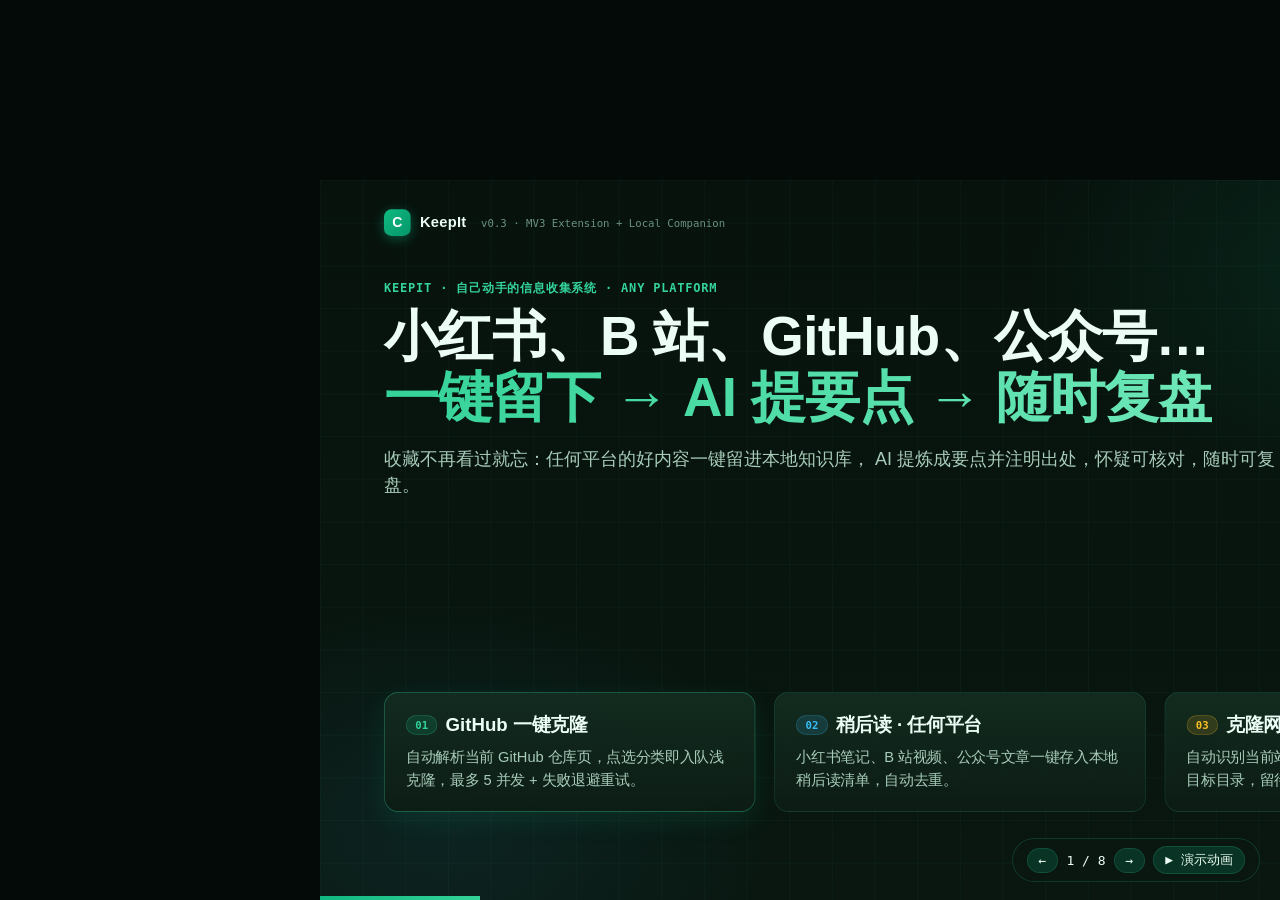
<file: docs/intro-deck/index.html>
<!DOCTYPE html>
<html lang="zh-CN">
<head>
<meta charset="utf-8" />
<title>KeepIt — 产品介绍与实操演示</title>
<style>
:root {
  --bg: #07110c;
  --bg-2: #0d1d15;
  --card: #10241a;
  --card-2: #142d21;
  --line: rgba(52, 211, 153, 0.18);
  --line-strong: rgba(52, 211, 153, 0.42);
  --ink: #ecfdf5;
  --ink-2: #a7cbb9;
  --ink-3: #6b907e;
  --accent: #10b981;
  --accent-bright: #34d399;
  --accent-soft: rgba(16, 185, 129, 0.16);
  --amber: #fbbf24;
  --rose: #f87171;
  --sky: #38bdf8;
  --sans: 'PingFang SC', 'Hiragino Sans GB', -apple-system, BlinkMacSystemFont, 'Segoe UI', sans-serif;
  --mono: 'SF Mono', 'JetBrains Mono', Menlo, Monaco, Consolas, monospace;
}
* { box-sizing: border-box; margin: 0; padding: 0; }
html, body {
  width: 100%; height: 100%; overflow: hidden;
  background: #040a07; color: var(--ink);
  font-family: var(--sans);
  -webkit-font-smoothing: antialiased;
}
#viewport {
  position: fixed; inset: 0;
  display: grid; place-items: center;
}
#stage {
  width: 1920px; height: 1080px;
  position: relative; overflow: hidden;
  background:
    radial-gradient(900px 520px at 88% 12%, rgba(16, 185, 129, 0.14), transparent 70%),
    radial-gradient(700px 480px at 10% 90%, rgba(56, 189, 248, 0.08), transparent 70%),
    linear-gradient(180deg, #07120d 0%, #091710 100%);
  transform-origin: center center;
}
.grid-bg {
  position: absolute; inset: 0; pointer-events: none;
  background-image:
    linear-gradient(rgba(52,211,153,0.04) 1px, transparent 1px),
    linear-gradient(90deg, rgba(52,211,153,0.04) 1px, transparent 1px);
  background-size: 64px 64px;
}

/* Top bar */
.topbar {
  position: absolute; top: 44px; left: 96px; right: 96px;
  display: flex; align-items: center; justify-content: space-between;
  z-index: 5;
}
.brand {
  display: flex; align-items: center; gap: 14px;
}
.brand-logo {
  width: 40px; height: 40px; border-radius: 11px;
  background: linear-gradient(135deg, #10b981, #059669);
  display: grid; place-items: center;
  font-weight: 800; font-size: 21px; color: #fff;
  box-shadow: 0 4px 18px rgba(16,185,129,0.4);
}
.brand-text { font-size: 22px; font-weight: 700; letter-spacing: 0.4px; color: var(--ink); }
.brand-sub { font-size: 16px; color: var(--ink-3); font-family: var(--mono); margin-left: 8px; }
.slide-tag {
  padding: 7px 18px; border-radius: 999px;
  border: 1px solid var(--line);
  background: rgba(16, 36, 26, 0.75);
  color: var(--accent-bright); font-family: var(--mono); font-size: 16px; font-weight: 600;
}

/* Slide containers */
.slide {
  position: absolute; inset: 0;
  padding: 122px 96px 132px;
  display: none; flex-direction: column; justify-content: space-between;
}
.slide.active { display: flex; }

.eyebrow {
  display: inline-flex; align-items: center; gap: 10px;
  color: var(--accent-bright); font-family: var(--mono);
  font-size: 18px; font-weight: 600; letter-spacing: 1.2px; text-transform: uppercase;
  margin-bottom: 14px;
}
h1.hero {
  font-size: 82px; font-weight: 800; line-height: 1.12; letter-spacing: -1px;
}
h1.hero .hl {
  background: linear-gradient(90deg, #34d399, #6ee7b7);
  -webkit-background-clip: text; -webkit-text-fill-color: transparent;
}
h2.stitle {
  font-size: 52px; font-weight: 800; line-height: 1.16; margin-bottom: 10px;
}
p.lead {
  font-size: 27px; color: var(--ink-2); line-height: 1.5; max-width: 1380px;
}

.row-3 { display: grid; grid-template-columns: repeat(3, 1fr); gap: 28px; }
.row-2 { display: grid; grid-template-columns: 1fr 1fr; gap: 32px; }
.panel {
  background: linear-gradient(180deg, rgba(20,45,33,0.9), rgba(13,29,21,0.92));
  border: 1px solid var(--line);
  border-radius: 22px;
  padding: 30px 32px;
  position: relative;
}
.panel.accent {
  border-color: var(--line-strong);
  box-shadow: 0 12px 40px rgba(16,185,129,0.12);
}
.panel h3 {
  font-size: 28px; font-weight: 700; margin-bottom: 12px;
  display: flex; align-items: center; gap: 12px;
}
.panel p, .panel li {
  font-size: 22px; color: var(--ink-2); line-height: 1.55;
}
.panel ul { list-style: none; display: flex; flex-direction: column; gap: 10px; margin-top: 8px; }
.panel li::before {
  content: '▸'; color: var(--accent-bright); margin-right: 10px; font-weight: 700;
}
.badge {
  display: inline-flex; align-items: center;
  padding: 4px 13px; border-radius: 999px;
  font-family: var(--mono); font-size: 16px; font-weight: 600;
  background: var(--accent-soft); color: var(--accent-bright);
  border: 1px solid rgba(52,211,153,0.3);
}
.badge.warn { background: rgba(251,191,36,0.14); color: var(--amber); border-color: rgba(251,191,36,0.3); }
.badge.danger { background: rgba(248,113,113,0.14); color: var(--rose); border-color: rgba(248,113,113,0.3); }
.badge.sky { background: rgba(56,189,248,0.14); color: var(--sky); border-color: rgba(56,189,248,0.3); }
.mono { font-family: var(--mono); }

.kpi-grid { display: grid; grid-template-columns: repeat(4, 1fr); gap: 24px; }
.kpi {
  background: rgba(16,36,26,0.85); border: 1px solid var(--line);
  border-radius: 20px; padding: 24px 28px;
}
.kpi .num {
  font-size: 56px; font-weight: 800; font-family: var(--mono);
  color: var(--accent-bright); line-height: 1.05;
}
.kpi .lbl { font-size: 20px; color: var(--ink-2); margin-top: 8px; font-weight: 600; }
.kpi .sub { font-size: 16px; color: var(--ink-3); margin-top: 4px; font-family: var(--mono); }

/* Architecture diagram */
.arch-flow {
  display: grid; grid-template-columns: 1.05fr 80px 1.15fr 80px 1.25fr;
  align-items: stretch; gap: 0; margin-top: 12px; flex: 1; max-height: 540px;
}
.arch-arrow {
  display: flex; flex-direction: column; align-items: center; justify-content: center;
  color: var(--accent-bright); font-family: var(--mono); font-size: 16px; gap: 8px;
}
.arch-arrow .arr { font-size: 38px; line-height: 1; }
.code-pill {
  display: inline-block; padding: 3px 10px; border-radius: 7px;
  background: rgba(0,0,0,0.36); border: 1px solid rgba(255,255,255,0.09);
  font-family: var(--mono); font-size: 18px; color: #d1fae5;
}

/* ===== Terminal Window for Demo 1 ===== */
.term-win {
  background: #090e0c; border: 1px solid rgba(52,211,153,0.32);
  border-radius: 18px; overflow: hidden;
  box-shadow: 0 24px 60px rgba(0,0,0,0.55);
  display: flex; flex-direction: column; height: 640px;
}
.term-bar {
  height: 44px; background: #111b16; border-bottom: 1px solid rgba(255,255,255,0.07);
  display: flex; align-items: center; padding: 0 18px; gap: 9px;
}
.dot-r, .dot-y, .dot-g { width: 13px; height: 13px; border-radius: 50%; }
.dot-r { background: #ef4444; } .dot-y { background: #f59e0b; } .dot-g { background: #10b981; }
.term-title { margin-left: 12px; font-family: var(--mono); font-size: 15px; color: var(--ink-3); }
.term-body {
  padding: 24px 28px; font-family: var(--mono); font-size: 19px; line-height: 1.62;
  color: #e2f5ec; white-space: pre-wrap; flex: 1; overflow: hidden;
}
.t-prompt { color: #34d399; font-weight: 700; }
.t-cmd { color: #f8fafc; font-weight: 600; }
.t-dim { color: #7fa190; }
.t-ok { color: #34d399; font-weight: 600; }
.t-hi { color: #fbbf24; }
.t-cursor {
  display: inline-block; width: 10px; height: 22px; background: #34d399;
  vertical-align: -4px; margin-left: 2px;
}

/* ===== Browser + KeepIt Authentic Popup Mockup for Demo 2 & 3 ===== */
.browser-stage {
  position: relative; background: #0d1612; border: 1px solid rgba(255,255,255,0.12);
  border-radius: 20px; overflow: hidden; height: 650px;
  box-shadow: 0 24px 60px rgba(0,0,0,0.55);
}
.b-chrome {
  height: 54px; background: #18241e; border-bottom: 1px solid rgba(255,255,255,0.08);
  display: flex; align-items: center; padding: 0 18px; gap: 12px;
}
.b-url {
  flex: 1; height: 34px; background: #0c1410; border: 1px solid rgba(255,255,255,0.1);
  border-radius: 9px; padding: 0 16px; display: flex; align-items: center;
  font-family: var(--mono); font-size: 16px; color: #cbd5e1;
}
.b-ext-btn {
  width: 34px; height: 34px; border-radius: 9px; background: #10b981;
  color: #fff; font-weight: 800; font-size: 16px; display: grid; place-items: center;
  box-shadow: 0 0 0 3px rgba(16,185,129,0.28);
}
.b-page {
  padding: 36px 44px; color: #cbd5e1;
}
.gh-header { font-size: 28px; font-weight: 700; color: #f8fafc; display: flex; align-items: center; gap: 12px; }
.gh-desc { font-size: 20px; color: #94a3b8; margin-top: 12px; max-width: 560px; line-height: 1.5; }
.gh-files {
  margin-top: 26px; width: 540px; border: 1px solid rgba(255,255,255,0.1);
  border-radius: 12px; overflow: hidden; background: rgba(255,255,255,0.02);
}
.gh-row {
  padding: 11px 18px; border-bottom: 1px solid rgba(255,255,255,0.06);
  font-family: var(--mono); font-size: 16px; color: #94a3b8; display: flex; justify-content: space-between;
}

/* Authentic KeepIt Popup replica */
.ci-popup {
  position: absolute; top: 64px; right: 26px; width: 470px;
  background: #f4faf6; color: #12271b; border-radius: 16px;
  border: 1px solid #bcded0;
  box-shadow: 0 24px 60px rgba(0,0,0,0.65), 0 0 0 1px rgba(16,185,129,0.25);
  overflow: hidden; font-size: 15px;
}
.ci-head {
  display: flex; align-items: center; gap: 10px; padding: 13px 16px;
  background: linear-gradient(180deg, #ecfdf5, #f4faf6);
  border-bottom: 1px solid #dcefe4;
}
.ci-logo {
  width: 26px; height: 26px; border-radius: 7px; background: #10b981;
  color: #fff; font-weight: 800; font-size: 14px; display: grid; place-items: center;
}
.ci-title { font-weight: 700; font-size: 16px; color: #12271b; }
.ci-ws {
  margin-left: auto; border: 1px solid #dcefe4; background: #fff;
  border-radius: 8px; padding: 4px 10px; font-size: 14px; font-weight: 600; color: #12271b;
}
.ci-tabs {
  display: flex; background: #fff; border-bottom: 1px solid #dcefe4; padding: 0 12px;
}
.ci-tab {
  flex: 1; text-align: center; padding: 10px 0; font-weight: 700; font-size: 14px;
  color: #7d8f84; border-bottom: 3px solid transparent;
}
.ci-tab.on { color: #065f46; border-bottom-color: #10b981; }
.ci-body { padding: 14px 16px; min-height: 390px; }
.ci-card {
  background: #fff; border: 1px solid #dcefe4; border-radius: 11px;
  padding: 11px 14px; margin-bottom: 11px;
}
.ci-card-title { font-weight: 700; font-size: 15px; color: #12271b; display: flex; align-items: center; justify-content: space-between; gap: 8px; }
.ci-card-sub { font-size: 13px; color: #4a5d51; font-family: var(--mono); margin-top: 4px; word-break: break-all; }
.ci-lbl { font-size: 12px; font-weight: 700; color: #7d8f84; text-transform: uppercase; margin: 9px 0 6px; display: block; }
.ci-chips { display: flex; gap: 8px; flex-wrap: wrap; }
.ci-chip {
  font-family: var(--mono); font-size: 14px; padding: 6px 13px; border-radius: 9px;
  background: #fff; border: 1px solid #dcefe4; color: #4a5d51; font-weight: 600;
}
.ci-chip.on { background: #10b981; border-color: #10b981; color: #fff; box-shadow: 0 2px 8px rgba(16,185,129,0.35); }
.ci-input {
  width: 100%; background: #fff; border: 1px solid #dcefe4; border-radius: 9px;
  padding: 8px 11px; font-family: var(--mono); font-size: 13.5px; color: #12271b;
}
.ci-input.placeholder { color: #7d8f84; }
.ci-actions { display: flex; gap: 9px; margin-top: 12px; }
.ci-btn {
  flex: 1; background: #10b981; color: #fff; font-weight: 700; font-size: 15px;
  padding: 10px 0; border-radius: 10px; text-align: center;
}
.ci-btn.disabled { background: #9fd8c4; }
.ci-btn-ghost {
  padding: 10px 14px; border: 1px solid #dcefe4; border-radius: 10px;
  color: #4a5d51; font-size: 13.5px; background: #fff; font-weight: 600;
}
.ci-status {
  margin-top: 10px; padding: 9px 12px; border-radius: 9px;
  font-size: 13px; font-weight: 600;
  background: #d1fae5; color: #065f46;
}
.ci-job {
  background: #fff; border: 1px solid #dcefe4; border-radius: 10px;
  padding: 9px 12px; margin-bottom: 8px;
}
.ci-bar-bg { height: 7px; background: #eef2f0; border-radius: 999px; overflow: hidden; margin: 6px 0 4px; }
.ci-bar-fill { height: 100%; background: #10b981; border-radius: 999px; }
.ci-pill {
  display: inline-block; padding: 2px 9px; border-radius: 999px;
  font-family: var(--mono); font-size: 12px; font-weight: 700;
  background: #d1fae5; color: #065f46;
}
.ci-pill.gray { background: #eef2f0; color: #4a5d51; }
.ci-foot {
  padding: 8px 16px; background: #fff; border-top: 1px solid #dcefe4;
  display: flex; align-items: center; gap: 8px; font-size: 12.5px; color: #7d8f84;
}
.ci-dot { width: 8px; height: 8px; border-radius: 50%; background: #10b981; box-shadow: 0 0 5px #10b981; }

/* Animated pointer + click pulse */
.demo-cursor {
  position: absolute; width: 28px; height: 28px; pointer-events: none; z-index: 30;
  transform: translate(-4px, -2px);
  filter: drop-shadow(0 4px 8px rgba(0,0,0,0.45));
}
.click-ring {
  position: absolute; width: 44px; height: 44px; border-radius: 50%;
  border: 3px solid #10b981; pointer-events: none; z-index: 29;
  transform: translate(-50%, -50%) scale(0.2); opacity: 0;
}

/* Subtitle overlay & global progress */
#subtitle-wrap {
  position: absolute; left: 120px; right: 120px; bottom: 42px;
  display: flex; justify-content: center; pointer-events: none; z-index: 40;
}
#subtitle-box {
  background: rgba(5, 13, 9, 0.86);
  border: 1px solid rgba(52, 211, 153, 0.32);
  padding: 13px 32px; border-radius: 16px;
  font-size: 27px; font-weight: 600; color: #f8fafc;
  letter-spacing: 0.3px; text-align: center;
  box-shadow: 0 10px 30px rgba(0,0,0,0.5);
}
#subtitle-box:empty { display: none; }
#global-bar {
  position: absolute; left: 0; bottom: 0; height: 6px;
  background: linear-gradient(90deg, #10b981, #34d399);
  width: 0%; z-index: 50;
}

/* Interactive controls (hidden during video capture) */
#deck-controls {
  position: fixed; right: 20px; bottom: 18px; z-index: 100;
  display: flex; align-items: center; gap: 8px;
  background: rgba(10, 24, 17, 0.9); border: 1px solid var(--line);
  padding: 7px 14px; border-radius: 999px; font-family: var(--mono); font-size: 13px;
}
#deck-controls button {
  background: rgba(16,185,129,0.18); color: var(--ink); border: 1px solid var(--line);
  border-radius: 999px; padding: 4px 11px; cursor: pointer; font: inherit;
}
#deck-controls button:hover { background: var(--accent); color: #fff; }
body.capture-mode #deck-controls { display: none !important; }
</style>
</head>
<body>
<div id="viewport">
  <div id="stage">
    <div class="grid-bg"></div>

    <header class="topbar">
      <div class="brand">
        <div class="brand-logo">C</div>
        <span class="brand-text">KeepIt</span>
        <span class="brand-sub">v0.3 · MV3 Extension + Local Companion</span>
      </div>
      <div class="slide-tag" id="topTag">01 / 08 · OVERVIEW</div>
    </header>

    <!-- ==================== SLIDE 01: COVER ==================== -->
    <section class="slide active" data-id="01-cover" data-tag="01 / 08 · OVERVIEW">
      <div style="margin-top: 28px">
        <div class="eyebrow">KEEPIT · 自己动手的信息收集系统 · ANY PLATFORM</div>
        <h1 class="hero">小红书、B 站、GitHub、公众号…<br/><span class="hl">一键留下 → AI 提要点 → 随时复盘</span></h1>
        <p class="lead" style="margin-top: 26px">
          收藏不再看过就忘：任何平台的好内容一键留进本地知识库，
          AI 提炼成要点并注明出处，怀疑可核对，随时可复盘。
        </p>
      </div>

      <div class="row-3">
        <div class="panel accent">
          <h3><span class="badge">01</span> GitHub 一键克隆</h3>
          <p>自动解析当前 GitHub 仓库页，点选分类即入队浅克隆，最多 5 并发 + 失败退避重试。</p>
        </div>
        <div class="panel">
          <h3><span class="badge sky">02</span> 稍后读 · 任何平台</h3>
          <p>小红书笔记、B 站视频、公众号文章一键存入本地稍后读清单，自动去重。</p>
        </div>
        <div class="panel">
          <h3><span class="badge warn">03</span> 克隆网站</h3>
          <p>自动识别当前站点网址与目录名，自动记录站点与目标目录，留待后续统一离线化。</p>
        </div>
      </div>
    </section>

    <!-- ==================== SLIDE 02: WHY & PAIN POINTS ==================== -->
    <section class="slide" data-id="02-why" data-tag="02 / 08 · WHY WE BUILT IT">
      <div>
        <div class="eyebrow">WHY · 为什么要做这个项目</div>
        <h2 class="stitle">收藏过 ≠ 记住了 —— 看过就忘，是因为内容从未变成要点</h2>
        <p class="lead">真正的问题不是收集麻烦，而是收集完就没有然后：没有要点、没有出处、无法复盘。</p>
      </div>

      <div class="row-3" style="flex:1; max-height: 500px; margin-top: 16px">
        <div class="panel">
          <div style="display:flex;justify-content:space-between;align-items:center;margin-bottom:14px">
            <span class="badge danger">痛点 01 · 仓库克隆</span>
            <span class="mono" style="color:var(--rose);font-size:20px;font-weight:700">6 步 / ~60s</span>
          </div>
          <h3>手敲终端，慢网易断</h3>
          <ul>
            <li>复制 GitHub URL → 切终端 → 翻目录、拼路径</li>
            <li>纠结放进 <span class="mono">skills</span> 还是 <span class="mono">others</span> 子目录</li>
            <li>忘了加 <span class="mono">--depth=1</span>，大仓拉取漫长占空间</li>
            <li>国内网络偶发超时，中断后还得手动清理重敲</li>
          </ul>
        </div>

        <div class="panel">
          <div style="display:flex;justify-content:space-between;align-items:center;margin-bottom:14px">
            <span class="badge warn">痛点 02 · 看过就忘</span>
            <span class="mono" style="color:var(--amber);font-size:20px;font-weight:700">书签即吃灰</span>
          </div>
          <h3>收藏几百条，从不回看</h3>
          <ul>
            <li>好文章、好推文丢进书签后，再也没打开过</li>
            <li>内容没有提炼成要点，读过就忘</li>
            <li>想复盘时，找不到当初为什么收藏、出处在哪</li>
          </ul>
        </div>

        <div class="panel">
          <div style="display:flex;justify-content:space-between;align-items:center;margin-bottom:14px">
            <span class="badge sky">痛点 03 · 网站与长视频</span>
            <span class="mono" style="color:var(--sky);font-size:20px;font-weight:700">留不下的留不下</span>
          </div>
          <h3>想留的留不下，想提炼的没提炼</h3>
          <ul>
            <li>想留住设计的整站、想提炼要点的长视频，只能先收藏</li>
            <li>收藏之后没有后续：不下、不提炼、不核对</li>
            <li>缺少统一的登记与出处管理</li>
          </ul>
        </div>
      </div>
    </section>

    <!-- ==================== SLIDE 03: ARCHITECTURE ==================== -->
    <section class="slide" data-id="03-architecture" data-tag="03 / 08 · ARCHITECTURE">
      <div>
        <div class="eyebrow">HOW IT WORKS · 解决了什么问题</div>
        <h2 class="stitle">三步闭环：一键留下 → 本地沉淀（保留出处）→ AI 提炼要点</h2>
      </div>

      <div class="arch-flow">
        <div class="panel">
          <span class="badge">入口层 · MV3 Extension & CLI</span>
          <h3 style="margin-top:14px">自动感知上下文</h3>
          <ul>
            <li><strong>GitHub 页</strong>：自动解析 <span class="mono">owner/repo</span></li>
            <li><strong>任意网页</strong>：自动提取 <span class="mono">title + url</span></li>
            <li>快捷键 <span class="code-pill">Alt+R</span> 呼出四合一面板</li>
            <li>服务离线自动降级为复制 <span class="mono">git clone</span> 命令</li>
            <li>AI 助手可直接调用 <span class="code-pill">keepit-cli.mjs</span></li>
          </ul>
        </div>

        <div class="arch-arrow">
          <span>HTTP</span>
          <span class="arr">⟶</span>
          <span>:7420</span>
        </div>

        <div class="panel accent">
          <span class="badge">核心层 · 本地核心（零依赖）</span>
          <h3 style="margin-top:14px">一套内核，三端复用</h3>
          <ul>
            <li>HTTP 服务、CLI、运维脚本共用同一套解析与队列</li>
            <li>配置优先级：<span class="mono">CLI &gt; KEEPIT_* &gt; JSON</span></li>
            <li>有界并发泵：最多 <strong>5 路</strong> git 进程并行</li>
            <li>自动恢复损坏锁文件 + 2s/4s 指数退避重试</li>
            <li>安全护栏：仅绑 <span class="mono">127.0.0.1</span> + 防路径穿越</li>
          </ul>
        </div>

        <div class="arch-arrow">
          <span>落盘</span>
          <span class="arr">⟶</span>
          <span>本地仓</span>
        </div>

        <div style="display:flex;flex-direction:column;gap:22px">
          <div class="panel" style="flex:1">
            <span class="badge">通道 A · 代码参考仓</span>
            <h3 style="margin-top:8px">知识库/&lt;category&gt;/&lt;repo&gt;</h3>
            <p style="font-size:20px">默认 <span class="mono">--depth=1</span>，同源已存在则自动 <span class="mono">pull --ff-only</span>；全量历史持久化至 <span class="mono">server/jobs.json</span>。</p>
          </div>
          <div class="panel" style="flex:1">
            <span class="badge sky">通道 B · server/collected.json</span>
            <h3 style="margin-top:8px">按 category 区分两类待办</h3>
            <p style="font-size:20px">稍后读与待克隆站两条记录同库分流，登记后统一等待后续处理。</p>
          </div>
        </div>
      </div>
    </section>

    <!-- ==================== SLIDE 04: DEMO 1 (CLI & INSTALL) ==================== -->
    <section class="slide" data-id="04-demo-cli" data-demo="demo-cli" data-tag="04 / 08 · LIVE DEMO · CLI & SERVICE">
      <div style="display:grid; grid-template-columns: 560px 1fr; gap: 36px; align-items: stretch; height: 100%">
        <div style="display:flex; flex-direction:column; justify-content:space-between">
          <div>
            <div class="eyebrow">PRODUCT DEMO 01 · 终端与守护服务</div>
            <h2 class="stitle" style="font-size:44px">一键安装启动<br/>三层配置与 CLI</h2>
            <p class="lead" style="font-size:21px;margin-top:8px">不仅服务浏览器插件，也能由开发者或 AI Agent 在终端直接调用。</p>
          </div>

          <div style="display:flex; flex-direction:column; gap:16px">
            <div class="panel" id="d1-step1" style="padding:20px 24px">
              <h3 style="font-size:22px;margin-bottom:6px"><span class="badge">Step 1</span> scripts/install.sh</h3>
              <p style="font-size:18px">体检 Node ≥ 18 / git / curl → <span class="mono">detached</span> 守护进程拉起服务 → 打开扩展页并复制路径。</p>
            </div>
            <div class="panel" id="d1-step2" style="padding:20px 24px">
              <h3 style="font-size:22px;margin-bottom:6px"><span class="badge sky">Step 2</span> CLI 同步浅克隆</h3>
              <p style="font-size:18px">前台实时展示 git 百分比进度，完成后共享写入 <span class="mono">server/jobs.json</span>。</p>
            </div>
            <div class="panel" id="d1-step3" style="padding:20px 24px">
              <h3 style="font-size:22px;margin-bottom:6px"><span class="badge warn">Step 3</span> 按类别查询 collected.json</h3>
              <p style="font-size:18px"><span class="mono">collected --category clone</span> 立即列出所有待克隆站点与目标目录。</p>
            </div>
          </div>
        </div>

        <div class="term-win">
          <div class="term-bar">
            <span class="dot-r"></span><span class="dot-y"></span><span class="dot-g"></span>
            <span class="term-title">zsh — ~/innate/innate-tools/repo-cloner</span>
          </div>
          <div class="term-body" id="termOutput"></div>
        </div>
      </div>
    </section>

    <!-- ==================== SLIDE 05: DEMO 2 (GITHUB CLONE + PROGRESS) ==================== -->
    <section class="slide" data-id="05-demo-clone" data-demo="demo-clone" data-tag="05 / 08 · LIVE DEMO · GITHUB CLONE">
      <div style="display:grid; grid-template-columns: 500px 1fr; gap: 36px; align-items: stretch; height: 100%">
        <div style="display:flex; flex-direction:column; justify-content:space-between">
          <div>
            <div class="eyebrow">PRODUCT DEMO 02 · 插件克隆工作流</div>
            <h2 class="stitle" style="font-size:44px">GitHub 页面一键入队<br/>5 并发实时进度追踪</h2>
            <p class="lead" style="font-size:21px;margin-top:10px">省去切终端、拼路径、等下载——点完即走，后台自动跑完。</p>
          </div>

          <div style="display:flex; flex-direction:column; gap:16px">
            <div class="panel" id="d2-card1" style="padding:22px 24px">
              <h3 style="font-size:22px;margin-bottom:6px">① 自动识别仓库与分类</h3>
              <p style="font-size:18px">从当前标签页提取 <span class="mono">orionsheep/inkwork-mechanical-drawing</span>，点选 <span class="mono">skills</span> 分类。</p>
            </div>
            <div class="panel" id="d2-card2" style="padding:22px 24px">
              <h3 style="font-size:22px;margin-bottom:6px">② 202 异步入队不阻塞</h3>
              <p style="font-size:18px">POST <span class="mono">/api/clone</span> 秒回任务 ID，支持连续点选多个仓库批量排队。</p>
            </div>
            <div class="panel" id="d2-card3" style="padding:22px 24px">
              <h3 style="font-size:22px;margin-bottom:6px">③ 历史 / 进度面板 2s 轮询</h3>
              <p style="font-size:18px">实时解析 <span class="mono">git --progress</span> 百分比，失败任务可一键重跑。</p>
            </div>
          </div>
        </div>

        <div class="browser-stage" id="demo2Stage">
          <div class="b-chrome">
            <span class="dot-r"></span><span class="dot-y"></span><span class="dot-g"></span>
            <div class="b-url">🔒 https://github.com/orionsheep/inkwork-mechanical-drawing</div>
            <div class="b-ext-btn">C</div>
          </div>
          <div class="b-page">
            <div class="gh-header">📦 orionsheep / <strong>inkwork-mechanical-drawing</strong> <span class="badge">Public</span></div>
            <div class="gh-desc">Mechanical engineering drawing & exploded-view skill for AI coding agents.</div>
            <div class="gh-files">
              <div class="gh-row"><span>📁 .claude/skills/mechanical-drawing</span><span>SKILL.md</span></div>
              <div class="gh-row"><span>📁 scripts</span><span>render & check</span></div>
              <div class="gh-row"><span>📁 src</span><span>geometry core</span></div>
              <div class="gh-row"><span>📄 README.md</span><span>documentation</span></div>
            </div>
          </div>

          <!-- KeepIt Popup -->
          <div class="ci-popup">
            <div class="ci-head">
              <div class="ci-logo">C</div>
              <span class="ci-title">KeepIt</span>
              <span class="ci-ws">innate ▾</span>
            </div>
            <div class="ci-tabs">
              <div class="ci-tab on" id="d2-tab-clone">Clone</div>
              <div class="ci-tab">稍后读</div>
              <div class="ci-tab">克隆网站</div>
              <div class="ci-tab" id="d2-tab-hist">历史 / 进度</div>
            </div>
            <div class="ci-body" id="d2-popup-body"></div>
            <div class="ci-foot">
              <span class="ci-dot"></span><span>服务在线 (innate)</span>
              <span style="margin-left:auto">设置</span>
            </div>
          </div>

          <div class="click-ring" id="d2-ring"></div>
          <svg class="demo-cursor" id="d2-cursor" viewBox="0 0 28 28">
            <path d="M4 2 L4 23 L9.5 18 L13.5 26 L17 24.5 L13 16.5 L20.5 16.5 Z" fill="#ffffff" stroke="#0f172a" stroke-width="2" stroke-linejoin="round"/>
          </svg>
        </div>
      </div>
    </section>

    <!-- ==================== SLIDE 06: DEMO 3 (AUTO-URL COLLECT & CLONE WEBSITE) ==================== -->
    <section class="slide" data-id="06-demo-collect" data-demo="demo-collect" data-tag="06 / 08 · LIVE DEMO · COLLECT & CLONE-WEBSITE">
      <div style="display:grid; grid-template-columns: 1.15fr 0.85fr; gap: 30px; align-items: stretch; height: 100%">
        <div class="browser-stage" id="demo3Stage" style="height: 690px">
          <div class="b-chrome">
            <span class="dot-r"></span><span class="dot-y"></span><span class="dot-g"></span>
            <div class="b-url" id="d3-browser-url">🔒 https://www.bilibili.com/video/BV1bP41197ue</div>
            <div class="b-ext-btn">C</div>
          </div>
          <div class="b-page" id="d3-browser-page" style="padding:28px 34px"></div>

          <div class="ci-popup" style="width: 455px; right: 20px; top: 62px">
            <div class="ci-head">
              <div class="ci-logo">C</div>
              <span class="ci-title">KeepIt</span>
              <span class="ci-ws">innate ▾</span>
            </div>
            <div class="ci-tabs">
              <div class="ci-tab">Clone</div>
              <div class="ci-tab on" id="d3-tab-col">稍后读</div>
              <div class="ci-tab" id="d3-tab-web">克隆网站</div>
              <div class="ci-tab">历史 / 进度</div>
            </div>
            <div class="ci-body" id="d3-popup-body" style="min-height:430px"></div>
            <div class="ci-foot">
              <span class="ci-dot"></span><span>服务在线 (innate)</span>
              <span style="margin-left:auto">设置</span>
            </div>
          </div>

          <div class="click-ring" id="d3-ring"></div>
          <svg class="demo-cursor" id="d3-cursor" viewBox="0 0 28 28">
            <path d="M4 2 L4 23 L9.5 18 L13.5 26 L17 24.5 L13 16.5 L20.5 16.5 Z" fill="#ffffff" stroke="#0f172a" stroke-width="2" stroke-linejoin="round"/>
          </svg>
        </div>

        <div style="display:flex; flex-direction:column; gap:18px; height: 690px">
          <div>
            <div class="eyebrow">PRODUCT DEMO 03 · 自动识别当前网址</div>
            <h2 class="stitle" style="font-size:38px;margin-bottom:6px">任何平台，一键留下</h2>
            <p style="font-size:19px;color:var(--ink-2)">自动读取当前页标题与网址，用 <span class="code-pill">category</span> 区分「稍后读文章」与「克隆网站」。</p>
          </div>
          <div class="term-win" style="flex:1; height:auto">
            <div class="term-bar">
              <span class="dot-r"></span><span class="dot-y"></span><span class="dot-g"></span>
              <span class="term-title">server/collected.json (实时落盘视图)</span>
            </div>
            <div class="term-body" id="d3-json" style="font-size:16.5px; line-height:1.5; padding:18px 22px"></div>
          </div>
        </div>
      </div>
    </section>

    <!-- ==================== SLIDE 07: IMPACT & REDUCTION ==================== -->
    <section class="slide" data-id="07-impact" data-tag="07 / 08 · IMPACT & SIMPLIFICATION">
      <div>
        <div class="eyebrow">RESULTS · 效果如何 · 减少了什么内容</div>
        <h2 class="stitle">留下 → 要点 + 出处 → 核对 → 复盘，已在真实收集中高频验证</h2>
      </div>

      <div class="kpi-grid">
        <div class="kpi">
          <div class="num">6 → 1 步</div>
          <div class="lbl">单次归档耗时 ~60s → 2s</div>
          <div class="sub">省去开终端 / 找目录 / 手敲命令 / 重试</div>
        </div>
        <div class="kpi">
          <div class="num">0 依赖</div>
          <div class="lbl">0 npm 包 · 0 前端构建</div>
          <div class="sub">Node 原生模块 + 纯静态 MV3 插件</div>
        </div>
        <div class="kpi">
          <div class="num" id="factJobs">25 次</div>
          <div class="lbl">真实 GitHub 克隆任务</div>
          <div class="sub" id="factJobsSub">22 个参考仓已归档本地知识库</div>
        </div>
        <div class="kpi">
          <div class="num" id="factCol">30 条</div>
          <div class="lbl">collected.json 结构化沉淀</div>
          <div class="sub" id="factColSub">23 条 collection + 7 个 clone 站点</div>
        </div>
      </div>

      <div class="row-2" style="margin-top: 6px">
        <div class="panel">
          <h3>✂️ 工程与文档减掉了什么？</h3>
          <ul>
            <li><strong>减掉多处重复逻辑</strong>：HTTP 服务、CLI、启停脚本统一收口到同一套本地核心</li>
            <li><strong>减掉配置割裂</strong>：命令行参数、环境变量 <span class="mono">KEEPIT_*</span>、<span class="mono">keepit.config.json</span> 合并为一套解析</li>
            <li><strong>减掉收集摩擦</strong>：安装浓缩为两个脚本，安装与守护一键完成，clone 只需一次点击</li>
          </ul>
        </div>
        <div class="panel accent">
          <h3>🚀 实际使用带来了什么改变？</h3>
          <ul>
            <li>连刷十几个 GitHub 项目时，连续点选即由后台 5 并发浅克隆自动排队落盘</li>
            <li>浏览 X 推文、博客与在线工具站时，无需打断阅读，全部按 <span class="mono">collection / clone</span> 分类入库</li>
            <li>所有产出的本地路径与 JSON 结构，天然可供工作区内的 AI Agent 直接读取与消费</li>
          </ul>
        </div>
      </div>
    </section>

    <!-- ==================== SLIDE 08: SUMMARY & QUICKSTART ==================== -->
    <section class="slide" data-id="08-summary" data-tag="08 / 08 · QUICKSTART & NEXT">
      <div>
        <div class="eyebrow">GET STARTED · 快速上手与演进路线</div>
        <h1 class="hero" style="font-size:66px">一条命令启动后台，<span class="hl">Alt + R</span> 随时归档</h1>
      </div>

      <div class="row-2">
        <div class="term-win" style="height: 360px">
          <div class="term-bar">
            <span class="dot-r"></span><span class="dot-y"></span><span class="dot-g"></span>
            <span class="term-title">Quickstart Commands</span>
          </div>
          <div class="term-body" style="font-size:20px;line-height:1.75"><span class="t-dim"># 1. 一键体检 + 启动后台守护服务 + 引导装插件</span>
<span class="t-prompt">$</span> <span class="t-cmd">scripts/install.sh</span>

<span class="t-dim"># 2. 日常管理服务（支持 keepit.config.json 与 KEEPIT_*）</span>
<span class="t-prompt">$</span> <span class="t-cmd">scripts/service.sh status | restart | logs | enable</span>

<span class="t-dim"># 3. Agent / 终端直接克隆或查看分类记录</span>
<span class="t-prompt">$</span> <span class="t-cmd">node server/keepit-cli.mjs collected --category clone</span></div>
        </div>

        <div class="panel accent" style="display:flex;flex-direction:column;justify-content:space-between">
          <div>
            <span class="badge">NEXT MILESTONES · 后续规划</span>
            <h3 style="margin-top:14px;font-size:30px">留下来的内容，AI 接手消化</h3>
            <ul style="margin-top:14px">
              <li><strong>稍后读真的读</strong>：AI 助手读取本地清单，抓正文转 Markdown，帮你把文章真正读完</li>
              <li><strong>整站克隆留设计</strong>：登记的好网站自动离线化，完整保留页面设计</li>
              <li><strong>长视频提炼</strong>：太长的视频先留坐标，后续自动下载、分析、提炼要点</li>
              <li><strong>每日总结</strong>：自动汇总当日收集，发送到微信 / 飞书</li>
            </ul>
          </div>
          <div style="font-family:var(--mono);font-size:18px;color:var(--accent-bright)">
            KeepIt · Ready on http://127.0.0.1:7420
          </div>
        </div>
      </div>
    </section>

    <div id="subtitle-wrap"><div id="subtitle-box"></div></div>
    <div id="global-bar"></div>
  </div>
</div>

<div id="deck-controls">
  <button id="prevBtn">←</button>
  <span id="pageIndicator">1 / 8</span>
  <button id="nextBtn">→</button>
  <button id="playDemoBtn">▶ 演示动画</button>
</div>

<script>
(() => {
  const slides = Array.from(document.querySelectorAll('.slide'));
  const params = new URLSearchParams(location.search);
  if (params.get('capture') === '1') document.body.classList.add('capture-mode');

  function fitStage() {
    const stage = document.getElementById('stage');
    const sx = window.innerWidth / 1920;
    const sy = window.innerHeight / 1080;
    const s = Math.min(sx, sy);
    stage.style.transform = `scale(${s})`;
  }
  window.addEventListener('resize', fitStage);
  fitStage();

  const clamp = (v, lo = 0, hi = 1) => Math.max(lo, Math.min(hi, v));
  const easeOut = (t) => 1 - Math.pow(1 - clamp(t), 3);
  const easeInOut = (t) => {
    t = clamp(t);
    return t < 0.5 ? 4 * t * t * t : 1 - Math.pow(-2 * t + 2, 3) / 2;
  };
  const lerp = (a, b, t) => a + (b - a) * t;

  function placeCursor(cursorEl, ringEl, keyframes, p, clicks) {
    let x = keyframes[0].x, y = keyframes[0].y;
    for (let i = 0; i < keyframes.length - 1; i++) {
      const a = keyframes[i], b = keyframes[i + 1];
      if (p >= a.t && p <= b.t) {
        const k = b.t === a.t ? 1 : easeInOut((p - a.t) / (b.t - a.t));
        x = lerp(a.x, b.x, k);
        y = lerp(a.y, b.y, k);
        break;
      } else if (p > b.t) {
        x = b.x; y = b.y;
      }
    }
    cursorEl.style.left = x + 'px';
    cursorEl.style.top = y + 'px';

    let ringAlpha = 0, ringScale = 0.2, rx = x, ry = y;
    for (const c of clicks) {
      if (p >= c.t && p <= c.t + 0.08) {
        const kp = (p - c.t) / 0.08;
        ringScale = 0.25 + kp * 1.15;
        ringAlpha = 1 - kp;
        rx = c.x; ry = c.y;
        break;
      }
    }
    ringEl.style.left = rx + 'px';
    ringEl.style.top = ry + 'px';
    ringEl.style.opacity = ringAlpha.toFixed(3);
    ringEl.style.transform = `translate(-50%, -50%) scale(${ringScale.toFixed(3)})`;
  }

  // ---------- DEMO 1: CLI & Service ----------
  function renderDemoCli(p) {
    const s1 = document.getElementById('d1-step1');
    const s2 = document.getElementById('d1-step2');
    const s3 = document.getElementById('d1-step3');
    s1.classList.toggle('accent', p < 0.36);
    s2.classList.toggle('accent', p >= 0.36 && p < 0.72);
    s3.classList.toggle('accent', p >= 0.72);

    const cmd1 = 'scripts/install.sh -- --mirror https://ghfast.top';
    const cmd2 = 'node server/keepit-cli.mjs clone https://github.com/orionsheep/inkwork-mechanical-drawing --category skills';
    const cmd3 = 'node server/keepit-cli.mjs collected --category clone';

    let html = '';
    // Segment 1: 0 -> 0.36
    const t1 = clamp(p / 0.10);
    html += `<span class="t-prompt">$</span> <span class="t-cmd">${cmd1.slice(0, Math.floor(cmd1.length * t1))}</span>`;
    if (p < 0.10) {
      html += '<span class="t-cursor"></span>';
    } else {
      html += '\n';
      if (p >= 0.12) html += `<span class="t-dim">==> 1/3 检查依赖</span>  node v24.14.1, git version 2.39.5\n`;
      if (p >= 0.18) html += `<span class="t-dim">==> 2/3 启动后台服务</span>\n<span class="t-ok">KeepIt 已启动: http://127.0.0.1:7420  (pid 36361)</span>\n  workspace: /Users/patrick/innate\n`;
      if (p >= 0.25) html += `<span class="t-dim">==> 3/3 已打开 chrome://extensions/ 并复制 extension 路径到剪贴板</span>\n\n`;
    }

    // Segment 2: 0.36 -> 0.72
    if (p >= 0.36) {
      const t2 = clamp((p - 0.36) / 0.11);
      html += `<span class="t-prompt">$</span> <span class="t-cmd">${cmd2.slice(0, Math.floor(cmd2.length * t2))}</span>`;
      if (p < 0.47) {
        html += '<span class="t-cursor"></span>';
      } else {
        html += '\n';
        html += `<span class="t-dim">KeepIt v0.3.0  shallow: --depth=1  category: skills</span>\n`;
        if (p < 0.60) {
          const pct = Math.min(99, Math.floor(((p - 0.47) / 0.13) * 100));
          const bars = Math.floor(pct / 5);
          html += `<span class="t-hi">Receiving objects: ${String(pct).padStart(2, ' ')}% [${'█'.repeat(bars)}${'░'.repeat(20 - bars)}]</span>`;
        } else {
          html += `<span class="t-ok">✅ clone OK in 3.8s → ~/知识库/skills/inkwork-mechanical-drawing</span>\n\n`;
        }
      }
    }

    // Segment 3: 0.72 -> 1.00
    if (p >= 0.72) {
      const t3 = clamp((p - 0.72) / 0.08);
      html += `<span class="t-prompt">$</span> <span class="t-cmd">${cmd3.slice(0, Math.floor(cmd3.length * t3))}</span>`;
      if (p < 0.80) {
        html += '<span class="t-cursor"></span>';
      } else {
        html += '\n<span class="t-dim">collected.json 记录 (7):</span>\n';
        if (p >= 0.83) html += `  <span class="t-hi">[clone]</span> clw-mwyqy76y-30  https://toolbox.adipower.workers.dev\n          <span class="t-dim">→ ~/知识库/websites/toolbox.adipower.workers.dev</span>\n`;
        if (p >= 0.88) html += `  <span class="t-hi">[clone]</span> clw-mwyp9k1a-19  https://ui.aceternity.com\n          <span class="t-dim">→ ~/知识库/websites/ui.aceternity.com</span> <span class="t-cursor"></span>`;
      }
    }
    document.getElementById('termOutput').innerHTML = html;
  }

  // ---------- DEMO 2: GitHub Clone + 5-Concurrent Progress ----------
  function renderDemoClone(p) {
    const inHistory = p >= 0.52;
    document.getElementById('d2-tab-clone').classList.toggle('on', !inHistory);
    document.getElementById('d2-tab-hist').classList.toggle('on', inHistory);

    document.getElementById('d2-card1').classList.toggle('accent', p < 0.28);
    document.getElementById('d2-card2').classList.toggle('accent', p >= 0.28 && p < 0.52);
    document.getElementById('d2-card3').classList.toggle('accent', p >= 0.52);

    const body = document.getElementById('d2-popup-body');
    const pickedSkills = p >= 0.16;
    const clickedClone = p >= 0.32;

    if (!inHistory) {
      body.innerHTML = `
        <div class="ci-card">
          <div class="ci-card-title"><span>orionsheep/inkwork-mechanical-drawing</span></div>
          <div class="ci-card-sub">https://github.com/orionsheep/inkwork-mechanical-drawing</div>
        </div>
        <span class="ci-lbl">clone 到类别</span>
        <div class="ci-chips">
          <span class="ci-chip ${pickedSkills ? 'on' : ''}">skills</span>
          <span class="ci-chip">plugins</span>
          <span class="ci-chip">products</span>
          <span class="ci-chip">others</span>
        </div>
        <div class="ci-actions" style="margin-top:22px">
          <div class="ci-btn ${pickedSkills ? '' : 'disabled'}">Clone</div>
          <div class="ci-btn-ghost">复制命令</div>
        </div>
        ${clickedClone ? `<div class="ci-status">✅ 已入队 (job-mwyqzyo0-23) → 知识库/skills/inkwork-mechanical-drawing</div>` : ''}
      `;
    } else {
      const prog = clamp((p - 0.52) / 0.36);
      const pct1 = Math.min(100, Math.round(28 + prog * 72));
      const pct2 = Math.min(100, Math.round(55 + prog * 45));
      const done1 = pct1 >= 100;
      const done2 = pct2 >= 100;
      const runningCount = (done1 ? 0 : 1) + (done2 ? 0 : 1);
      body.innerHTML = `
        <div style="display:flex;justify-content:space-between;align-items:center;margin-bottom:10px">
          <span class="ci-pill">并发 ${runningCount}/5</span>
          <span style="font-size:12px;color:#7d8f84">每 2s 自动刷新</span>
        </div>
        <div class="ci-job">
          <div class="ci-card-title">
            <span>${done1 ? '✅' : '🔄'} inkwork-mechanical-drawing</span>
            <span style="font-family:var(--mono);font-size:12px;color:#7d8f84">${done1 ? 'done' : 'running'}</span>
          </div>
          <div style="margin-top:4px"><span class="ci-pill gray">skills</span> ${done1 ? '<span class="ci-pill">clone OK</span>' : ''}</div>
          <div class="ci-bar-bg"><div class="ci-bar-fill" style="width:${pct1}%"></div></div>
          <div style="font-family:var(--mono);font-size:11.5px;color:#7d8f84">${pct1}% · ${done1 ? 'done' : 'Receiving objects'}</div>
        </div>
        <div class="ci-job">
          <div class="ci-card-title">
            <span>${done2 ? '✅' : '🔄'} safty-material-sim</span>
            <span style="font-family:var(--mono);font-size:12px;color:#7d8f84">${done2 ? 'done' : 'running'}</span>
          </div>
          <div style="margin-top:4px"><span class="ci-pill gray">others</span> ${done2 ? '<span class="ci-pill">clone OK</span>' : ''}</div>
          <div class="ci-bar-bg"><div class="ci-bar-fill" style="width:${pct2}%"></div></div>
          <div style="font-family:var(--mono);font-size:11.5px;color:#7d8f84">${pct2}% · ${done2 ? 'done' : 'Resolving deltas'}</div>
        </div>
        <div class="ci-job">
          <div class="ci-card-title"><span>✅ wordlink</span><span style="font-family:var(--mono);font-size:12px;color:#7d8f84">done</span></div>
          <div class="ci-bar-bg"><div class="ci-bar-fill" style="width:100%"></div></div>
          <div style="font-family:var(--mono);font-size:11.5px;color:#7d8f84">100% · done</div>
        </div>
      `;
    }

    // Cursor coordinates inside demo2Stage (width ~1190, popup at right:26 -> x: 694..1164)
    const keyframes = [
      { t: 0.00, x: 560, y: 260 },
      { t: 0.15, x: 745, y: 274 }, // skills chip
      { t: 0.22, x: 745, y: 274 },
      { t: 0.31, x: 855, y: 342 }, // Clone primary button
      { t: 0.38, x: 855, y: 342 },
      { t: 0.51, x: 1095, y: 132 }, // History/Progress tab
      { t: 0.62, x: 1030, y: 245 },
      { t: 1.00, x: 1030, y: 245 },
    ];
    const clicks = [
      { t: 0.16, x: 745, y: 274 },
      { t: 0.32, x: 855, y: 342 },
      { t: 0.52, x: 1095, y: 132 },
    ];
    placeCursor(
      document.getElementById('d2-cursor'),
      document.getElementById('d2-ring'),
      keyframes, p, clicks
    );
  }

  // ---------- DEMO 3: Auto-URL Collect (collection) & Clone-Website (clone) ----------
  function renderDemoCollect(p) {
    const onWebTab = p >= 0.46;
    const savedCol = p >= 0.22;
    const savedClone = p >= 0.72;

    document.getElementById('d3-tab-col').classList.toggle('on', !onWebTab);
    document.getElementById('d3-tab-web').classList.toggle('on', onWebTab);

    const bUrl = document.getElementById('d3-browser-url');
    const bPage = document.getElementById('d3-browser-page');
    if (!onWebTab) {
      bUrl.textContent = '🔒 https://www.bilibili.com/video/BV1bP41197ue';
      bPage.innerHTML = `
        <div class="gh-header">▶ Prompt 与 Skill 设计实战（B 站 · 45 分钟）</div>
        <div class="gh-desc" style="max-width:430px">长视频刷不完也没关系：先留坐标，之后 AI 帮你记录并抽取关键信息。</div>
        <div class="gh-files" style="width:420px;margin-top:20px">
          <div class="gh-row"><span>📌 Pinned Thread</span><span>ljg-present v4.8</span></div>
          <div class="gh-row"><span>📝 Article</span><span>如何把知识讲到能迁移</span></div>
        </div>
      `;
    } else {
      bUrl.textContent = '🔒 https://toolbox.adipower.workers.dev';
      bPage.innerHTML = `
        <div class="gh-header">🧰 ToolBox — Developer Web Utilities</div>
        <div class="gh-desc" style="max-width:430px">轻量级在线开发者工具箱，计划将整站结构整站克隆到本地离线参考。</div>
        <div class="gh-files" style="width:420px;margin-top:20px">
          <div class="gh-row"><span>⚡ JSON / YAML Inspector</span><span>Interactive</span></div>
          <div class="gh-row"><span>🎨 Color & SVG Lab</span><span>Zero-backend</span></div>
        </div>
      `;
    }

    const pBody = document.getElementById('d3-popup-body');
    if (!onWebTab) {
      pBody.innerHTML = `
        <div class="ci-card">
          <div class="ci-card-title"><span>Prompt 与 Skill 设计实战（B 站 · 45 分钟）</span><span class="ci-pill">collection</span></div>
          <div class="ci-card-sub">https://www.bilibili.com/video/BV1bP41197ue</div>
        </div>
        <span class="ci-lbl">标题 (可选，默认用网页标题)</span>
        <div class="ci-input placeholder">Prompt 与 Skill 设计实战（B 站 · 45 分钟）</div>
        <span class="ci-lbl">备注 (可选)</span>
        <div class="ci-input">Prompt 与 Skill 设计参考</div>
        <div class="ci-actions">
          <div class="ci-btn">稍后读</div>
          <div class="ci-btn-ghost">刷新列表</div>
        </div>
        ${savedCol ? `<div class="ci-status">✅ 已记录 [collection] → https://www.bilibili.com/video/BV1bP41197ue</div>` : ''}
      `;
    } else {
      pBody.innerHTML = `
        <div class="ci-card">
          <div class="ci-card-title"><span>ToolBox</span><span class="ci-pill gray">clone</span></div>
          <div class="ci-card-sub">https://toolbox.adipower.workers.dev</div>
        </div>
        <span class="ci-lbl">站点地址 (已自动识别当前页，可修改)</span>
        <div class="ci-input">https://toolbox.adipower.workers.dev</div>
        <span class="ci-lbl">目录名 (可选)</span>
        <div class="ci-input placeholder">默认: toolbox.adipower.workers.dev</div>
        <div class="ci-actions">
          <div class="ci-btn">克隆网站</div>
          <div class="ci-btn-ghost">刷新列表</div>
        </div>
        ${savedClone ? `
          <div class="ci-status">✅ 已记录 [clone] → ~/知识库/websites/toolbox.adipower.workers.dev</div>
          <div class="ci-job" style="margin-top:8px">
            <div class="ci-card-title"><span class="ci-pill gray">clone</span><span>ToolBox</span><span style="font-size:11px;color:#7d8f84">pending</span></div>
            <div class="ci-card-sub">目标: ~/知识库/websites/toolbox.adipower.workers.dev</div>
          </div>
        ` : ''}
      `;
    }

    // Live collected.json view on the right
    let jsonText = '[\n';
    if (savedClone) {
      jsonText += `  <span class="t-hi">{
    "id": "clw-mwyqy76y-30",
    "category": "clone",
    "url": "https://toolbox.adipower.workers.dev",
    "title": "ToolBox",
    "目标目录": "~/知识库/websites/toolbox.adipower.workers.dev",
    "crawlStatus": "pending"
  }</span>,\n`;
    }
    if (savedCol) {
      jsonText += `  <span class="t-ok">{
    "id": "col-mwyqxq3e-29",
    "category": "collection",
    "url": "https://www.bilibili.com/video/BV1bP41197ue",
    "title": "Prompt 与 Skill 设计实战（B 站 · 45 分钟）",
    "note": "Prompt 与 Skill 设计参考",
    "crawlStatus": "pending"
  }</span>,\n`;
    }
    jsonText += `  <span class="t-dim">{
    "id": "col-mwyonvfm-1",
    "category": "collection",
    "url": "https://xiaohongshu.com/explore/65f2a1c4",
    "crawlStatus": "pending"
  }</span>\n]`;
    document.getElementById('d3-json').innerHTML = jsonText;

    // Cursor inside demo3Stage (width ~975, popup width 455 at right:20 -> popup x: 500..955)
    const keyframes = [
      { t: 0.00, x: 380, y: 240 },
      { t: 0.21, x: 660, y: 392 }, // 稍后读 button
      { t: 0.30, x: 660, y: 392 },
      { t: 0.45, x: 785, y: 130 }, // 克隆网站 tab
      { t: 0.56, x: 710, y: 278 }, // hover auto-detected URL input
      { t: 0.71, x: 660, y: 392 }, // 克隆网站 button
      { t: 1.00, x: 700, y: 475 },
    ];
    const clicks = [
      { t: 0.22, x: 660, y: 392 },
      { t: 0.46, x: 785, y: 130 },
      { t: 0.72, x: 660, y: 392 },
    ];
    placeCursor(
      document.getElementById('d3-cursor'),
      document.getElementById('d3-ring'),
      keyframes, p, clicks
    );
  }

  // Deterministic entry point for both interactive viewing & headless video rendering.
  // Accepts either a slide data-id string (e.g. "04-demo-cli") or numeric index.
  window.renderAt = function(slideRef, p = 1, subtitle = '', globalProg = 0) {
    let idx = typeof slideRef === 'string'
      ? slides.findIndex((s) => s.dataset.id === slideRef)
      : Number(slideRef);
    if (idx < 0 || !Number.isFinite(idx)) idx = 0;
    idx = clamp(idx, 0, slides.length - 1);
    slides.forEach((s, i) => s.classList.toggle('active', i === idx));

    const rawTag = (slides[idx].dataset.tag || '').replace(/^\d+\s*\/\s*\d+\s*·\s*/, '');
    const pagePrefix = `${String(idx + 1).padStart(2, '0')} / ${String(slides.length).padStart(2, '0')}`;
    document.getElementById('topTag').textContent = rawTag ? `${pagePrefix} · ${rawTag}` : pagePrefix;
    document.getElementById('pageIndicator').textContent = `${idx + 1} / ${slides.length}`;
    document.getElementById('subtitle-box').textContent = subtitle || '';
    document.getElementById('global-bar').style.width = `${(clamp(globalProg) * 100).toFixed(2)}%`;

    const demoKind = slides[idx].dataset.demo;
    if (demoKind === 'demo-cli') renderDemoCli(p);
    else if (demoKind === 'demo-clone') renderDemoClone(p);
    else if (demoKind === 'demo-collect') renderDemoCollect(p);
  };

  window.setFacts = function({ jobsTotal, jobsDone, colTotal, colCollection, colClone }) {
    if (jobsTotal != null) document.getElementById('factJobs').textContent = `${jobsTotal} 次`;
    if (jobsDone != null) document.getElementById('factJobsSub').textContent = `${jobsDone} 个参考仓已归档本地知识库`;
    if (colTotal != null) document.getElementById('factCol').textContent = `${colTotal} 条`;
    if (colCollection != null && colClone != null) {
      document.getElementById('factColSub').textContent = `${colCollection} 条 collection + ${colClone} 个 clone 站点`;
    }
  };

  // Interactive browser navigation
  let cur = 0;
  let animRaf = null;
  function playCurrentSlide(auto = false) {
    if (animRaf) cancelAnimationFrame(animRaf);
    const isDemo = Boolean(slides[cur] && slides[cur].dataset.demo);
    if (!isDemo && auto) {
      window.renderAt(cur, 1, '', (cur + 1) / slides.length);
      return;
    }
    const dur = 11000;
    const t0 = performance.now();
    const tick = (now) => {
      const p = clamp((now - t0) / dur);
      window.renderAt(cur, p, '', (cur + p) / slides.length);
      if (p < 1) animRaf = requestAnimationFrame(tick);
    };
    animRaf = requestAnimationFrame(tick);
  }
  function go(next) {
    cur = clamp(next, 0, slides.length - 1);
    playCurrentSlide(true);
  }
  document.getElementById('prevBtn').onclick = () => go(cur - 1);
  document.getElementById('nextBtn').onclick = () => go(cur + 1);
  document.getElementById('playDemoBtn').onclick = () => playCurrentSlide(false);
  window.addEventListener('keydown', (e) => {
    if (['ArrowRight', 'PageDown', ' '].includes(e.key)) { e.preventDefault(); go(cur + 1); }
    else if (['ArrowLeft', 'PageUp'].includes(e.key)) { e.preventDefault(); go(cur - 1); }
    else if (e.key.toLowerCase() === 'p') { playCurrentSlide(false); }
    else if (e.key.toLowerCase() === 'f') {
      if (!document.fullscreenElement) document.documentElement.requestFullscreen().catch(() => {});
      else document.exitFullscreen().catch(() => {});
    }
  });

  // Initial state
  renderDemoCli(1);
  renderDemoClone(0.35);
  renderDemoCollect(0.85);
  window.renderAt(0, 1, '', 1 / slides.length);
})();
</script>
</body>
</html>
</file>
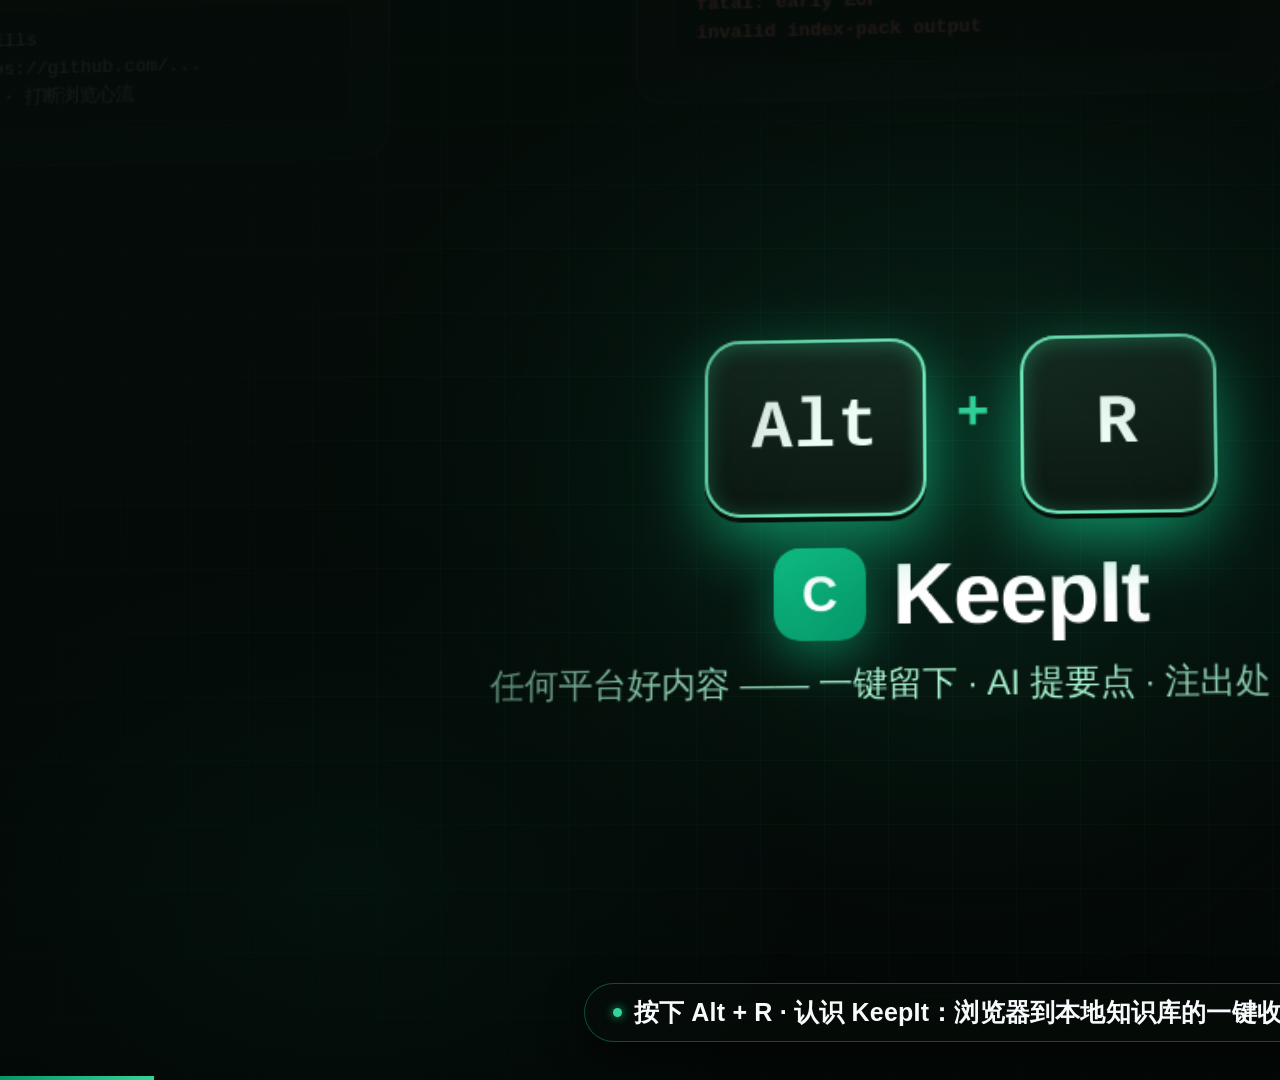
<file: docs/promo-film/index.html>
<!DOCTYPE html>
<html lang="zh-CN">
<head>
<meta charset="utf-8" />
<meta name="viewport" content="width=1920, height=1080" />
<title>KeepIt — Product Promo Film</title>
<style>
  :root {
    --stage-bg: #060d0a;
    --emerald: #10b981;
    --emerald-bright: #34d399;
    --emerald-deep: #065f46;
    --emerald-soft: #d1fae5;
    --pop-bg: #f4faf6;
    --pop-surface: #ffffff;
    --pop-ink: #12271b;
    --pop-ink2: #4a5d51;
    --pop-ink3: #7d8f84;
    --pop-line: #dcefe4;
    --danger: #ef4444;
    --amber: #f59e0b;
    --sans: 'PingFang SC', 'Hiragino Sans GB', -apple-system, BlinkMacSystemFont, 'Segoe UI', sans-serif;
    --mono: 'JetBrains Mono', 'SF Mono', Menlo, Monaco, Consolas, monospace;
  }

  * { box-sizing: border-box; margin: 0; padding: 0; }
  html, body {
    width: 1920px; height: 1080px; overflow: hidden;
    background: #040806;
    font-family: var(--sans);
    -webkit-font-smoothing: antialiased;
    user-select: none;
  }

  #viewport {
    position: relative;
    width: 1920px; height: 1080px;
    overflow: hidden;
    perspective: 1550px;
    perspective-origin: 960px 540px;
    background:
      radial-gradient(950px 620px at 50% 42%, rgba(16, 185, 129, 0.13), transparent 70%),
      radial-gradient(700px 500px at 18% 82%, rgba(6, 95, 70, 0.18), transparent 65%),
      linear-gradient(180deg, #07110c 0%, #040907 100%);
  }

  /* Subtle studio grid backdrop */
  .studio-grid {
    position: absolute; inset: -200px;
    background-image:
      linear-gradient(rgba(52, 211, 153, 0.045) 1px, transparent 1px),
      linear-gradient(90deg, rgba(52, 211, 153, 0.045) 1px, transparent 1px);
    background-size: 64px 64px;
    mask-image: radial-gradient(ellipse 75% 65% at 50% 50%, #000 30%, transparent 90%);
    pointer-events: none;
  }

  /* 3D Camera Rig: pivots around exact screen center (960, 540) */
  #cam-pivot {
    position: absolute;
    left: 960px; top: 540px;
    width: 0; height: 0;
    transform-style: preserve-3d;
  }

  #world {
    position: absolute;
    left: 0; top: 0;
    width: 1920px; height: 1080px;
    transform-style: preserve-3d;
  }

  .act-layer {
    position: absolute; inset: 0;
    width: 1920px; height: 1080px;
    opacity: 0;
    pointer-events: none;
  }
  .act-layer.on { opacity: 1; }

  /* ==================== ACT 1: COLD OPEN (PAIN -> ALT+R REVEAL) ==================== */
  .pain-card {
    position: absolute;
    width: 440px;
    padding: 24px 26px;
    border-radius: 20px;
    background: rgba(15, 25, 20, 0.86);
    border: 1px solid rgba(255, 255, 255, 0.1);
    box-shadow: 0 28px 60px rgba(0, 0, 0, 0.65);
    color: #e5efe9;
  }
  .pain-card .p-tag {
    display: inline-block;
    font: 700 12px var(--mono);
    padding: 3px 10px; border-radius: 999px;
    margin-bottom: 12px;
    background: rgba(239, 68, 68, 0.16); color: #fca5a5;
    border: 1px solid rgba(239, 68, 68, 0.3);
  }
  .pain-card h3 { font-size: 22px; font-weight: 700; margin-bottom: 10px; color: #fff; }
  .pain-card .p-code {
    font: 13px/1.55 var(--mono);
    padding: 12px 14px; border-radius: 12px;
    background: rgba(0, 0, 0, 0.48);
    color: #9ca9a1;
    border: 1px solid rgba(255,255,255,0.06);
  }
  .pain-card .p-code .err { color: #f87171; font-weight: 600; }

  .hero-reveal-box {
    position: absolute;
    left: 560px; top: 430px; width: 800px;
    display: flex; flex-direction: column; align-items: center;
    text-align: center;
  }
  .keycap-pair {
    display: flex; align-items: center; gap: 18px;
    margin-bottom: 24px;
  }
  .keycap {
    min-width: 118px; height: 108px; padding: 0 26px;
    border-radius: 22px;
    background: linear-gradient(180deg, #162c22 0%, #0c1913 100%);
    border: 2px solid rgba(52, 211, 153, 0.55);
    box-shadow:
      0 10px 0 #06100b,
      0 22px 50px rgba(16, 185, 129, 0.42),
      inset 0 2px 0 rgba(255, 255, 255, 0.18);
    display: flex; align-items: center; justify-content: center;
    font: 800 42px var(--mono); color: #ecfdf5;
    letter-spacing: 1px;
  }
  .keycap.pressed {
    transform: translateY(7px);
    box-shadow:
      0 3px 0 #06100b,
      0 14px 40px rgba(16, 185, 129, 0.75),
      inset 0 2px 12px rgba(52, 211, 153, 0.35);
    border-color: #6ee7b7;
  }
  .key-plus { font: 700 34px var(--mono); color: #34d399; }
  .hero-brand-row {
    display: flex; align-items: center; gap: 16px;
  }
  .hero-logo {
    width: 56px; height: 56px; border-radius: 16px;
    background: linear-gradient(135deg, #10b981, #059669);
    display: grid; place-items: center;
    font: 800 30px var(--sans); color: #fff;
    box-shadow: 0 10px 30px rgba(16, 185, 129, 0.5);
  }
  .hero-brand-title {
    font-size: 52px; font-weight: 800; color: #ffffff; letter-spacing: -0.8px;
  }
  .hero-brand-sub {
    margin-top: 10px;
    font-size: 21px; color: #a7f3d0; font-weight: 500;
  }

  /* ==================== ACT 2: REAL MACOS TERMINAL + 3-LAYER CONFIG ==================== */
  .term-win {
    position: absolute;
    left: 210px; top: 145px; width: 1050px; height: 740px;
    border-radius: 20px;
    background: rgba(10, 16, 14, 0.95);
    border: 1px solid rgba(52, 211, 153, 0.25);
    box-shadow: 0 40px 90px rgba(0, 0, 0, 0.75), 0 0 0 1px rgba(255,255,255,0.05);
    overflow: hidden;
  }
  .term-bar {
    height: 46px; padding: 0 18px;
    background: rgba(255, 255, 255, 0.04);
    border-bottom: 1px solid rgba(255, 255, 255, 0.07);
    display: flex; align-items: center; gap: 9px;
  }
  .tl { width: 12px; height: 12px; border-radius: 50%; }
  .tl.r { background: #ff5f57; } .tl.y { background: #febc2e; } .tl.g { background: #28c840; }
  .term-title {
    margin-left: auto; margin-right: auto;
    font: 500 13px var(--mono); color: #8da397;
  }
  .term-body {
    padding: 26px 30px;
    font: 16.5px/1.7 var(--mono);
    color: #d8e8df;
  }
  .t-prompt { color: #34d399; font-weight: 700; }
  .t-cmd { color: #ffffff; font-weight: 600; }
  .t-dim { color: #789083; }
  .t-ok { color: #34d399; font-weight: 600; }
  .t-hi { color: #fde68a; }
  .t-caret {
    display: inline-block; width: 9px; height: 18px;
    background: #34d399; vertical-align: -3px; margin-left: 2px;
  }

  .cfg-stack {
    position: absolute;
    left: 1305px; top: 210px; width: 410px;
    display: flex; flex-direction: column; gap: 16px;
  }
  .cfg-card {
    padding: 20px 22px; border-radius: 18px;
    background: rgba(14, 27, 21, 0.9);
    border: 1px solid rgba(52, 211, 153, 0.24);
    box-shadow: 0 22px 50px rgba(0,0,0,0.55);
    color: #ecfdf5;
  }
  .cfg-card .c-kicker {
    font: 700 11px var(--mono); color: #34d399;
    letter-spacing: 0.8px; text-transform: uppercase; margin-bottom: 6px;
  }
  .cfg-card h4 { font-size: 19px; font-weight: 700; margin-bottom: 6px; }
  .cfg-card p { font: 13px/1.5 var(--mono); color: #9ab3a5; }

  /* ==================== ACTS 3, 4, 5: REAL BROWSER + LIFTED KEEPIT POPUP ==================== */
  .browser-win {
    position: absolute;
    left: 150px; top: 96px; width: 1620px; height: 880px;
    border-radius: 22px;
    background: #ffffff;
    border: 1px solid rgba(255, 255, 255, 0.18);
    box-shadow: 0 48px 110px rgba(0, 0, 0, 0.78);
    overflow: hidden;
  }
  .b-chrome {
    height: 56px; padding: 0 20px;
    background: #f1f5f3;
    border-bottom: 1px solid #dde6e0;
    display: flex; align-items: center; gap: 10px;
  }
  .b-omnibox {
    margin-left: 18px; flex: 1; max-width: 1120px; height: 36px;
    border-radius: 10px; background: #ffffff;
    border: 1px solid #d4e0d8;
    padding: 0 14px;
    display: flex; align-items: center; gap: 8px;
    font: 13.5px var(--mono); color: #1f3529;
  }
  .b-lock { color: #10b981; font-size: 13px; }
  .b-ext-slot {
    margin-left: auto;
    display: flex; align-items: center; gap: 12px;
  }
  .b-ext-btn {
    width: 34px; height: 34px; border-radius: 9px;
    background: #10b981; color: #fff;
    font: 800 15px var(--sans);
    display: grid; place-items: center;
    box-shadow: 0 2px 8px rgba(16, 185, 129, 0.45);
    position: relative;
  }
  .b-ext-btn.ring {
    box-shadow: 0 0 0 5px rgba(16, 185, 129, 0.32), 0 4px 12px rgba(16,185,129,0.5);
  }
  .b-key-hint {
    font: 600 12px var(--mono); color: #4a5d51;
    background: #e3ece7; padding: 4px 9px; border-radius: 7px;
  }

  /* Browser page content (GitHub or Article/Tool) */
  .b-page {
    padding: 36px 52px;
    height: calc(100% - 56px);
    background: #ffffff;
    color: #1f2328;
  }
  .gh-repo-header {
    display: flex; align-items: center; gap: 12px;
    margin-bottom: 18px;
  }
  .gh-owner { font: 500 26px var(--sans); color: #0969da; }
  .gh-slash { font-size: 26px; color: #656d76; }
  .gh-name { font: 700 26px var(--sans); color: #0969da; }
  .gh-public {
    font: 600 12px var(--mono); color: #57606a;
    border: 1px solid #d0d7de; border-radius: 999px; padding: 2px 10px;
  }
  .gh-desc { font-size: 17px; color: #4d555e; max-width: 820px; line-height: 1.55; margin-bottom: 24px; }
  .gh-files {
    max-width: 860px; border: 1px solid #d8dee4; border-radius: 12px; overflow: hidden;
  }
  .gh-file-row {
    padding: 11px 16px; border-bottom: 1px solid #eaeef2;
    display: flex; justify-content: space-between;
    font: 13.5px var(--mono); color: #24292f;
    background: #fcfdfd;
  }
  .gh-file-row:last-child { border-bottom: none; }
  .gh-file-row span:last-child { color: #656d76; }

  .web-article {
    max-width: 840px;
  }
  .web-pill {
    display: inline-block; padding: 4px 12px; border-radius: 999px;
    background: #ecfdf5; color: #065f46; font: 700 12px var(--mono);
    margin-bottom: 14px;
  }
  .web-article h2 { font-size: 32px; font-weight: 800; color: #111827; margin-bottom: 12px; letter-spacing: -0.4px; }
  .web-article p { font-size: 16.5px; line-height: 1.65; color: #4b5563; margin-bottom: 18px; }
  .web-code-card {
    padding: 18px 20px; border-radius: 14px;
    background: #0f172a; color: #e2e8f0;
    font: 14px/1.6 var(--mono);
  }

  /* ===== LIFTED REAL KEEPIT MV3 POPUP (verbatim tokens from extension/popup.css) ===== */
  .keepit-popup {
    position: absolute;
    left: 1320px; top: 158px;
    width: 400px;
    background: var(--pop-bg);
    color: var(--pop-ink);
    border-radius: 14px;
    border: 1px solid #c6e6d5;
    box-shadow:
      0 30px 75px rgba(5, 22, 14, 0.42),
      0 0 0 1px rgba(16, 185, 129, 0.18);
    overflow: hidden;
    font: 13px/1.45 var(--sans);
    transform-origin: 372px 0px;
  }
  .cp-header {
    display: flex; align-items: center; gap: 8px;
    padding: 12px 14px 10px;
    border-bottom: 1px solid var(--pop-line);
    background: linear-gradient(180deg, #ecfdf5, var(--pop-bg));
  }
  .cp-logo {
    width: 22px; height: 22px; border-radius: 6px;
    background: var(--emerald); color: #fff;
    display: grid; place-items: center;
    font-weight: 700; font-size: 12px;
    box-shadow: 0 1px 3px rgba(16,185,129,.4);
  }
  .cp-header h1 { font-size: 14px; font-weight: 600; }
  .cp-ws {
    margin-left: auto;
    border: 1px solid var(--pop-line); border-radius: 8px;
    padding: 3px 9px; background: var(--pop-surface);
    font: 12px var(--mono); color: var(--pop-ink);
  }
  .cp-tabs {
    display: flex; padding: 0 14px;
    border-bottom: 1px solid var(--pop-line);
    background: var(--pop-surface);
  }
  .cp-tab {
    flex: 1; text-align: center;
    font: 600 12px var(--sans); color: var(--pop-ink3);
    padding: 9px 0; border-bottom: 2px solid transparent;
  }
  .cp-tab.on { color: var(--emerald-deep); border-bottom-color: var(--emerald); }
  .cp-badge {
    display: inline-flex; align-items: center; justify-content: center;
    min-width: 16px; height: 15px; padding: 0 4px; margin-left: 3px;
    font: 700 10px var(--mono);
    background: #fee2e2; color: #b91c1c; border-radius: 999px;
  }
  .cp-main { padding: 12px 14px 14px; }
  .cp-card {
    background: var(--pop-surface);
    border: 1px solid var(--pop-line);
    border-radius: 10px;
    padding: 10px 12px; margin-bottom: 10px;
  }
  .cp-repo-name { font-weight: 600; font-size: 13px; }
  .cp-repo-url { font: 11.5px var(--mono); color: var(--pop-ink2); margin-top: 3px; word-break: break-all; }
  .cp-lbl {
    display: block; font-size: 11px; font-weight: 600;
    color: var(--pop-ink3); letter-spacing: .4px;
    margin: 9px 0 5px;
  }
  .cp-cats { display: flex; flex-wrap: wrap; gap: 6px; }
  .cp-chip {
    font: 12px var(--mono);
    border: 1px solid var(--pop-line); border-radius: 8px;
    background: var(--pop-surface); color: var(--pop-ink2);
    padding: 4px 10px;
  }
  .cp-chip.on {
    background: var(--emerald); border-color: var(--emerald); color: #fff;
    box-shadow: 0 1px 4px rgba(16,185,129,.35);
  }
  .cp-input {
    width: 100%; font: 12px/1.4 var(--mono);
    border: 1px solid var(--pop-line); border-radius: 8px;
    padding: 7px 10px; background: var(--pop-surface); color: var(--pop-ink);
  }
  .cp-input.autofill {
    border-color: var(--emerald);
    box-shadow: 0 0 0 3px var(--emerald-soft);
  }
  .cp-actions { display: flex; gap: 8px; margin-top: 12px; }
  .cp-btn-pri {
    flex: 1; text-align: center;
    font: 600 13px var(--sans); color: #fff;
    background: var(--emerald); border-radius: 9px; padding: 9px 0;
  }
  .cp-btn-pri.disabled { background: #9fd8c4; }
  .cp-btn-pri.pressed { transform: scale(0.97); filter: brightness(0.95); }
  .cp-btn-ghost {
    font: 12px var(--sans); color: var(--pop-ink2);
    border: 1px solid var(--pop-line); border-radius: 9px; padding: 9px 12px;
  }
  .cp-status {
    margin-top: 10px; font-size: 11.5px; border-radius: 8px;
    padding: 8px 10px; background: var(--emerald-soft); color: var(--emerald-deep);
    font-weight: 600;
  }
  .cp-pill {
    display: inline-flex; align-items: center;
    font: 11px var(--mono);
    background: var(--emerald-soft); color: var(--emerald-deep);
    border-radius: 999px; padding: 1px 8px;
  }
  .cp-pill.gray { background: #eef2f0; color: var(--pop-ink2); }
  .cp-conc-bar { display: flex; align-items: center; gap: 8px; margin-bottom: 8px; }
  .cp-retry-all {
    margin-left: auto;
    font: 600 11px var(--sans); color: #fff;
    background: var(--emerald); border-radius: 7px; padding: 4px 10px;
    box-shadow: 0 1px 3px rgba(16,185,129,.35);
  }
  .cp-job {
    background: var(--pop-surface);
    border: 1px solid var(--pop-line); border-radius: 10px;
    padding: 8px 10px; margin-bottom: 8px;
  }
  .cp-job.failed { border-color: #fecaca; background: #fffdfd; }
  .cp-jhead { display: flex; align-items: center; gap: 6px; margin-bottom: 4px; }
  .cp-jname { font-weight: 600; font-size: 12px; }
  .cp-jstatus { margin-left: auto; font: 600 10px var(--mono); color: var(--pop-ink3); }
  .cp-job.failed .cp-jstatus { color: #dc2626; }
  .cp-bar-track { height: 6px; background: #eef2f0; border-radius: 999px; overflow: hidden; margin: 5px 0; }
  .cp-bar-fill { height: 100%; background: var(--emerald); border-radius: 999px; }
  .cp-job.failed .cp-bar-fill { background: #dc2626; }
  .cp-jerr { font: 10.5px var(--mono); color: #dc2626; margin-top: 3px; }
  .cp-footer {
    padding: 7px 14px; border-top: 1px solid var(--pop-line);
    display: flex; align-items: center; gap: 7px;
    font-size: 11px; color: var(--pop-ink3); background: var(--pop-surface);
  }
  .cp-dot { width: 7px; height: 7px; border-radius: 50%; background: var(--emerald); box-shadow: 0 0 4px var(--emerald); }

  /* Floating kinetic callout pill in world space */
  .kinetic-callout {
    position: absolute;
    padding: 12px 20px; border-radius: 999px;
    background: rgba(6, 22, 16, 0.92);
    border: 1px solid rgba(52, 211, 153, 0.5);
    color: #ecfdf5; font: 700 17px var(--sans);
    box-shadow: 0 18px 40px rgba(0,0,0,0.55);
  }

  /* ==================== ACT 6: 3D ARCHITECTURE PULL-BACK & HERO END CARD ==================== */
  .arch-stage {
    position: absolute; inset: 0;
    display: flex; flex-direction: column; align-items: center; justify-content: center;
    padding: 60px 120px;
  }
  .arch-flow {
    display: flex; align-items: center; gap: 28px;
    margin-bottom: 44px;
  }
  .arch-node {
    width: 430px; padding: 26px 28px;
    border-radius: 22px;
    background: rgba(12, 24, 18, 0.9);
    border: 1px solid rgba(52, 211, 153, 0.34);
    box-shadow: 0 28px 65px rgba(0, 0, 0, 0.65);
    color: #ecfdf5;
  }
  .arch-node .a-step { font: 700 12px var(--mono); color: #34d399; margin-bottom: 8px; }
  .arch-node h3 { font-size: 23px; font-weight: 800; margin-bottom: 8px; }
  .arch-node p { font-size: 14.5px; line-height: 1.55; color: #9db8aa; }
  .arch-arrow { font: 800 30px var(--mono); color: #34d399; }

  .metrics-strip {
    display: flex; gap: 28px; margin-bottom: 46px;
  }
  .metric-pill {
    min-width: 280px; padding: 20px 30px;
    border-radius: 20px;
    background: rgba(16, 185, 129, 0.1);
    border: 1px solid rgba(52, 211, 153, 0.3);
    text-align: center;
  }
  .metric-pill .m-val { font: 800 44px var(--mono); color: #34d399; }
  .metric-pill .m-lbl { font-size: 15px; color: #d1fae5; margin-top: 4px; font-weight: 600; }

  .end-lockup {
    display: flex; align-items: center; gap: 24px;
    padding: 22px 42px; border-radius: 26px;
    background: rgba(10, 20, 15, 0.92);
    border: 1px solid rgba(52, 211, 153, 0.45);
    box-shadow: 0 24px 70px rgba(16, 185, 129, 0.25);
  }
  .end-lockup .cmd-pill {
    font: 600 17px var(--mono); color: #a7f3d0;
    background: rgba(16, 185, 129, 0.14);
    padding: 10px 18px; border-radius: 12px;
    border: 1px solid rgba(52, 211, 153, 0.3);
  }

  /* ==================== WORLD CURSOR + CLICK SHOCKWAVE ==================== */
  #world-cursor {
    position: absolute; left: 0; top: 0;
    width: 34px; height: 34px;
    pointer-events: none; z-index: 90;
    transform-origin: 4px 3px;
    filter: drop-shadow(0 6px 12px rgba(0, 0, 0, 0.48));
  }
  #click-ring {
    position: absolute; left: 0; top: 0;
    width: 54px; height: 54px; margin-left: -27px; margin-top: -27px;
    border-radius: 50%;
    border: 3px solid #10b981;
    background: rgba(16, 185, 129, 0.18);
    pointer-events: none; z-index: 89;
    opacity: 0;
  }

  /* ==================== SCREEN-SPACE LENS FINISH, SPOTLIGHT & CAPTIONS ==================== */
  #spotlight {
    position: absolute; inset: 0;
    pointer-events: none; z-index: 120;
  }

  #caption-wrap {
    position: absolute; left: 0; right: 0; bottom: 38px;
    display: flex; justify-content: center;
    pointer-events: none; z-index: 150;
  }
  #caption-pill {
    max-width: 1520px;
    padding: 12px 28px;
    border-radius: 999px;
    background: rgba(5, 12, 9, 0.84);
    border: 1px solid rgba(52, 211, 153, 0.32);
    backdrop-filter: blur(14px);
    box-shadow: 0 14px 38px rgba(0, 0, 0, 0.55);
    color: #f8fafc;
    font-size: 25px; font-weight: 600; letter-spacing: 0.2px;
    display: flex; align-items: center; gap: 12px;
  }
  #caption-pill:empty { display: none; }
  .cap-dot {
    width: 9px; height: 9px; border-radius: 50%;
    background: #34d399; box-shadow: 0 0 10px #10b981;
    flex-shrink: 0;
  }

  #film-bar {
    position: absolute; left: 0; bottom: 0; height: 4px;
    background: linear-gradient(90deg, #059669, #34d399);
    z-index: 160; width: 0%;
  }

  /* Interactive preview HUD (hidden automatically when ?capture=1) */
  #preview-hud {
    position: absolute; top: 18px; right: 22px; z-index: 200;
    display: flex; gap: 8px;
  }
  body.capture #preview-hud { display: none !important; }
  #preview-hud button {
    padding: 7px 14px; border-radius: 9px;
    background: rgba(12, 24, 18, 0.85); color: #d1fae5;
    border: 1px solid rgba(52, 211, 153, 0.35);
    font: 600 12px var(--mono); cursor: pointer;
  }
</style>
</head>
<body>
<div id="viewport">
  <div class="studio-grid"></div>

  <div id="cam-pivot">
    <div id="world">

      <!-- ===== ACT 1: COLD OPEN ===== -->
      <div class="act-layer on" data-act="01-hook" id="layer-01">
        <div class="pain-card" id="pcard-1" style="left: 190px; top: 175px">
          <span class="p-tag">FRICTION 01 · 6 STEPS / ~60s</span>
          <h3>频繁切终端手敲命令</h3>
          <div class="p-code">$ cd ~/知识库/skills<br>$ git clone https://github.com/...<br><span style="color:#94a3b8"># 翻目录 · 拼路径 · 打断浏览心流</span></div>
        </div>

        <div class="pain-card" id="pcard-2" style="left: 740px; top: 145px">
          <span class="p-tag">FRICTION 02 · NETWORK DROP</span>
          <h3>大仓库慢网中途断流</h3>
          <div class="p-code">Receiving objects: 83% (7267/8723)<br><span class="err">fatal: early EOF</span><br><span class="err">invalid index-pack output</span></div>
        </div>

        <div class="pain-card" id="pcard-3" style="left: 1290px; top: 175px">
          <span class="p-tag">FRICTION 03 · SILOED BOOKMARKS</span>
          <h3>好文与工具站散落吃灰</h3>
          <div class="p-code">Chrome Bookmarks (418 未读)<br><span style="color:#fca5a5">✗ 本地 AI Agent 无法检索引用</span><br><span style="color:#fca5a5">✗ 待克隆站点缺少统一登记</span></div>
        </div>

        <div class="hero-reveal-box" id="hero-reveal">
          <div class="keycap-pair">
            <div class="keycap" id="key-alt">Alt</div>
            <span class="key-plus">+</span>
            <div class="keycap" id="key-r">R</div>
          </div>
          <div class="hero-brand-row">
            <div class="hero-logo">C</div>
            <div class="hero-brand-title">KeepIt</div>
          </div>
          <div class="hero-brand-sub">任何平台好内容 —— 一键留下 · AI 提要点 · 注出处 · 随时复盘</div>
        </div>
      </div>

      <!-- ===== ACT 2: REAL TERMINAL + 3-LAYER CONFIG ===== -->
      <div class="act-layer" data-act="02-daemon" id="layer-02">
        <div class="term-win">
          <div class="term-bar">
            <span class="tl r"></span><span class="tl y"></span><span class="tl g"></span>
            <span class="term-title">zsh — ~/innate/innate-tools/repo-cloner</span>
          </div>
          <div class="term-body" id="term-content"></div>
        </div>

        <div class="cfg-stack" id="cfg-stack">
          <div class="cfg-card" id="cfg-1">
            <div class="c-kicker">PRIORITY 01 · CLI FLAGS</div>
            <h4>命令行参数实时覆盖</h4>
            <p>--workspace · --mirror · --retry 3 · --max-concurrent 5</p>
          </div>
          <div class="cfg-card" id="cfg-2">
            <div class="c-kicker">PRIORITY 02 · ENVIRONMENT</div>
            <h4>KEEPIT_* 环境变量</h4>
            <p>KEEPIT_WORKSPACE · KEEPIT_PORT=7420 · KEEPIT_PROXY</p>
          </div>
          <div class="cfg-card" id="cfg-3">
            <div class="c-kicker">PRIORITY 03 · CONFIG JSON</div>
            <h4>keepit.config.json</h4>
            <p>install.sh · service.sh · HTTP 服务 · CLI 共用同一套核心</p>
          </div>
        </div>
      </div>

      <!-- ===== ACTS 3, 4, 5: SHARED BROWSER + REAL LIFTED POPUP STAGE ===== -->
      <div class="act-layer" data-act="browser-stage" data-acts="03-clone,04-retry,05-collect" id="layer-browser">
        <div class="browser-win">
          <div class="b-chrome">
            <span class="tl r"></span><span class="tl y"></span><span class="tl g"></span>
            <div class="b-omnibox">
              <span class="b-lock">🔒</span>
              <span id="b-url">https://github.com/Moh4696/cinematic-skill</span>
            </div>
            <div class="b-ext-slot">
              <span class="b-key-hint" id="b-shortcut">Alt + R</span>
              <div class="b-ext-btn" id="b-ext-icon">C</div>
            </div>
          </div>

          <div class="b-page" id="b-page-gh">
            <div class="gh-repo-header">
              <span class="gh-owner">Moh4696</span>
              <span class="gh-slash">/</span>
              <span class="gh-name">cinematic-skill</span>
              <span class="gh-public">Public</span>
            </div>
            <p class="gh-desc">Makes narrated cinematic films entirely from code: camera, spotlight, beat table, sound effects and parallel MP4 render.</p>
            <div class="gh-files">
              <div class="gh-file-row"><span>📁 skills/cinematic-film</span><span>Camera, spotlight &amp; beat engine</span></div>
              <div class="gh-file-row"><span>📄 SKILL.md</span><span>Story shapes &amp; 4-act launch workflow</span></div>
              <div class="gh-file-row"><span>📄 README.md</span><span>Zero-boilerplate code film guide</span></div>
            </div>
          </div>

          <div class="b-page" id="b-page-web" style="display:none">
            <div class="web-article">
              <span class="web-pill" id="web-badge">TECHNICAL ARTICLE · ENGINEERING</span>
              <h2 id="web-heading">Deterministic Camera Rigs for Product Launch Videos</h2>
              <p id="web-summary">How pure-time functions, spring-damped focal zoom, and lifted DOM surfaces turn ordinary software walkthroughs into tactile films.</p>
              <div class="web-code-card">camera.shot({ cx: 1472, cy: 401, zoom: 2.15, tiltX: 4.5, tiltY: -8.5 });<br>// Keep the trigger and the result; compress the wait.</div>
            </div>
          </div>
        </div>

        <!-- Lifted KeepIt Popup -->
        <div class="keepit-popup" id="popup-box">
          <div class="cp-header">
            <div class="cp-logo">C</div>
            <h1>KeepIt</h1>
            <div class="cp-ws" id="cp-ws-name">innate</div>
          </div>
          <div class="cp-tabs">
            <div class="cp-tab on" id="ptab-clone">Clone</div>
            <div class="cp-tab" id="ptab-collect">稍后读</div>
            <div class="cp-tab" id="ptab-website">克隆网站</div>
            <div class="cp-tab" id="ptab-history">历史 / 进度 <span class="cp-badge" id="p-fail-badge">2</span></div>
          </div>

          <!-- Panel: Clone -->
          <div class="cp-main" id="ppanel-clone">
            <div class="cp-card">
              <div class="cp-repo-name">Moh4696/cinematic-skill</div>
              <div class="cp-repo-url">https://github.com/Moh4696/cinematic-skill</div>
            </div>
            <span class="cp-lbl">CLONE 到类别</span>
            <div class="cp-cats">
              <span class="cp-chip" id="chip-skills">skills</span>
              <span class="cp-chip" id="chip-plugins">plugins</span>
              <span class="cp-chip" id="chip-products">products</span>
              <span class="cp-chip" id="chip-others">others</span>
            </div>
            <div class="cp-actions">
              <div class="cp-btn-pri disabled" id="btn-clone-go">Clone</div>
              <div class="cp-btn-ghost">复制命令</div>
            </div>
            <div class="cp-status" id="clone-toast" style="display:none">✓ 已入队 (job-mx0d-39) → 知识库/skills/cinematic-skill</div>
          </div>

          <!-- Panel: History / Retry -->
          <div class="cp-main" id="ppanel-history" style="display:none">
            <div class="cp-conc-bar">
              <span class="cp-pill" id="hist-conc">并发 3/5</span>
              <div class="cp-retry-all" id="btn-retry-all">↻ 重试全部失败 (2)</div>
            </div>
            <div class="cp-cats" style="margin-bottom:8px;gap:5px">
              <span class="cp-chip on" id="hf-all" style="font-size:11px;padding:2px 8px">全部</span>
              <span class="cp-chip" id="hf-failed" style="font-size:11px;padding:2px 8px">失败 (2)</span>
              <span class="cp-chip" id="hf-active" style="font-size:11px;padding:2px 8px">进行中</span>
              <span class="cp-chip" id="hf-done" style="font-size:11px;padding:2px 8px">已完成</span>
            </div>
            <div class="cp-status" id="hist-toast" style="display:none;margin-top:0;margin-bottom:8px"></div>
            <div id="hist-cards"></div>
          </div>

          <!-- Panel: Collect & Clone-Website -->
          <div class="cp-main" id="ppanel-collect" style="display:none">
            <div class="cp-card">
              <div style="display:flex;align-items:center;justify-content:space-between;gap:8px">
                <span class="cp-repo-name" id="col-card-title" style="font-size:12.5px">Deterministic Camera Rigs</span>
                <span class="cp-pill" id="col-card-pill">collection</span>
              </div>
              <div class="cp-repo-url" id="col-card-url">https://motion.dev/blog/camera-rigs</div>
            </div>
            <span class="cp-lbl" id="col-field1-lbl">标题 (自动识别网页标题)</span>
            <div class="cp-input autofill" id="col-field1">Deterministic Camera Rigs for Launch Videos</div>
            <span class="cp-lbl" id="col-field2-lbl">目录名 / 备注</span>
            <div class="cp-input" id="col-field2">镜头运镜与弹簧阻尼参考</div>
            <div class="cp-actions">
              <div class="cp-btn-pri" id="btn-col-go">稍后读</div>
              <div class="cp-btn-ghost">刷新列表</div>
            </div>
            <div class="cp-status" id="col-toast" style="display:none"></div>
            <span class="cp-lbl" style="margin-top:10px">本地记录 (server/collected.json)</span>
            <div id="col-items"></div>
          </div>

          <div class="cp-footer">
            <span class="cp-dot"></span>
            <span id="cp-srv-txt">服务在线 (innate · :7420)</span>
          </div>
        </div>

        <div class="kinetic-callout" id="browser-callout" style="left: 250px; top: 760px; display:none"></div>
      </div>

      <!-- ===== ACT 6: 3D PULL-BACK ARCHITECTURE & END CARD ===== -->
      <div class="act-layer" data-act="06-outro" id="layer-06">
        <div class="arch-stage">
          <div class="arch-flow" id="arch-flow">
            <div class="arch-node">
              <div class="a-step">01 · BROWSER EXTENSION (MV3)</div>
              <h3>一键捕获浏览意图</h3>
              <p>自动解析 GitHub 仓库与当前网页 URL，零构建原生加载，支持离线复制命令兜底。</p>
            </div>
            <div class="arch-arrow">━━▶</div>
            <div class="arch-node" style="border-color: rgba(52, 211, 153, 0.7); box-shadow: 0 28px 75px rgba(16,185,129,0.22)">
              <div class="a-step">02 · COMPANION CORE (127.0.0.1:7420)</div>
              <h3>5 路并发队列 + 抗断流重试</h3>
              <p>HTTP 服务、CLI 与管理脚本共用同一套核心；镜像与代理随时可配。</p>
            </div>
            <div class="arch-arrow">━━▶</div>
            <div class="arch-node">
              <div class="a-step">03 · LOCAL KNOWLEDGE ASSETS</div>
              <h3>结构化落盘本地仓库</h3>
              <p>代码仓浅克隆进本地知识库，好文与待克隆站点分类沉淀入库。</p>
            </div>
          </div>

          <div class="metrics-strip">
            <div class="metric-pill">
              <div class="m-val" id="m-repos">33+</div>
              <div class="m-lbl">真实开源仓库已归档本地知识库</div>
            </div>
            <div class="metric-pill">
              <div class="m-val" id="m-urls">30</div>
              <div class="m-lbl">精选文章与待克隆站点已归档</div>
            </div>
            <div class="metric-pill">
              <div class="m-val">0</div>
              <div class="m-lbl">第三方 npm 依赖 · 纯原生 Node ≥ 18</div>
            </div>
          </div>

          <div class="end-lockup">
            <div class="hero-logo">C</div>
            <div>
              <div style="font-size:36px;font-weight:800;color:#fff;letter-spacing:-0.5px">KeepIt</div>
              <div style="font-size:16px;color:#a7f3d0">让每一次浏览，都沉淀为本地 AI 可直接读取的知识资产</div>
            </div>
            <div class="cmd-pill">./scripts/install.sh &nbsp;·&nbsp; Alt + R</div>
          </div>
        </div>
      </div>

      <!-- World-space cursor & click ripple (guaranteed pixel-exact on 3D tilted targets) -->
      <div id="click-ring"></div>
      <div id="world-cursor" style="opacity:0">
        <svg viewBox="0 0 28 28" width="34" height="34">
          <path d="M4 2 L4 23 L9.6 17.8 L13.8 26 L17.2 24.4 L13 16.2 L20.5 16.2 Z"
                fill="#ffffff" stroke="#062016" stroke-width="2" stroke-linejoin="round"/>
        </svg>
      </div>

    </div>
  </div>

  <div id="spotlight"></div>
  <div id="caption-wrap"><div id="caption-pill"></div></div>
  <div id="film-bar"></div>

  <div id="preview-hud">
    <button id="btnPlayAll">▶ 播放宣传片运镜</button>
  </div>
</div>

<script>
(() => {
  if (new URLSearchParams(location.search).get('capture') === '1') {
    document.body.classList.add('capture');
  }

  const clamp = (v, lo = 0, hi = 1) => Math.max(lo, Math.min(hi, v));
  const lerp = (a, b, t) => a + (b - a) * t;
  const smooth = (t) => { const x = clamp(t); return x * x * (3 - 2 * x); };
  const easeOutCubic = (t) => 1 - Math.pow(1 - clamp(t), 3);
  const easeInOutCubic = (t) => {
    const x = clamp(t);
    return x < 0.5 ? 4 * x * x * x : 1 - Math.pow(-2 * x + 2, 3) / 2;
  };
  // Subtle spring overshoot for tactile UI settles
  const springOut = (t) => {
    const x = clamp(t);
    return 1 - Math.exp(-6.5 * x) * Math.cos(9.5 * x);
  };
  const seg = (p, a, b) => clamp((p - a) / Math.max(0.0001, b - a));

  let FACTS = { jobsTotal: 38, jobsDone: 33, colTotal: 30, colCollection: 23, colClone: 7 };
  window.setPromoFacts = function(f) {
    FACTS = { ...FACTS, ...(f || {}) };
  };

  function interpCam(keys, p) {
    if (p <= keys[0].p) return { ...keys[0] };
    for (let i = 0; i < keys.length - 1; i++) {
      const a = keys[i], b = keys[i + 1];
      if (p <= b.p) {
        const u = easeInOutCubic(seg(p, a.p, b.p));
        return {
          cx: lerp(a.cx, b.cx, u),
          cy: lerp(a.cy, b.cy, u),
          zoom: lerp(a.zoom, b.zoom, u),
          rx: lerp(a.rx || 0, b.rx || 0, u),
          ry: lerp(a.ry || 0, b.ry || 0, u),
          rz: lerp(a.rz || 0, b.rz || 0, u),
          dim: lerp(a.dim ?? 0.3, b.dim ?? 0.3, u),
          spotR: lerp(a.spotR ?? 560, b.spotR ?? 560, u),
        };
      }
    }
    return { ...keys[keys.length - 1] };
  }

  function applyCamera(cam) {
    const pivot = document.getElementById('cam-pivot');
    const world = document.getElementById('world');
    pivot.style.transform =
      `scale(${cam.zoom.toFixed(4)}) rotateX(${cam.rx.toFixed(3)}deg) rotateY(${cam.ry.toFixed(3)}deg) rotateZ(${cam.rz.toFixed(3)}deg)`;
    world.style.transform =
      `translate3d(${(-cam.cx).toFixed(2)}px, ${(-cam.cy).toFixed(2)}px, 0)`;

    const sp = document.getElementById('spotlight');
    sp.style.background =
      `radial-gradient(circle ${Math.round(cam.spotR)}px at 960px 540px, rgba(0,0,0,0) 36%, rgba(3,9,7,${cam.dim.toFixed(3)}) 100%)`;
  }

  function placeCursorArc(keys, clicks, p, zoom, visible = true) {
    const curEl = document.getElementById('world-cursor');
    const ringEl = document.getElementById('click-ring');
    if (!visible || !keys.length) {
      curEl.style.opacity = '0';
      ringEl.style.opacity = '0';
      return;
    }
    curEl.style.opacity = '1';
    let x = keys[0].x, y = keys[0].y;
    for (let i = 0; i < keys.length - 1; i++) {
      const a = keys[i], b = keys[i + 1];
      if (p >= a.p && p <= b.p) {
        const t = easeInOutCubic(seg(p, a.p, b.p));
        // Add subtle perpendicular arc bow for natural hand motion
        const dx = b.x - a.x, dy = b.y - a.y;
        const arc = Math.sin(t * Math.PI) * (b.bow ?? -0.12);
        x = lerp(a.x, b.x, t) - dy * arc;
        y = lerp(a.y, b.y, t) + dx * arc;
        break;
      } else if (p > b.p) {
        x = b.x; y = b.y;
      }
    }

    let press = 1;
    let ringAlpha = 0, ringScale = 0.4;
    for (const c of clicks) {
      const dt = p - c;
      if (dt >= 0 && dt < 0.11) {
        const q = dt / 0.11;
        press = 1 - 0.16 * Math.sin(q * Math.PI);
        ringAlpha = (1 - q) * 0.95;
        ringScale = 0.35 + q * 1.35;
      }
    }
    const invScale = press / Math.pow(Math.max(1, zoom), 0.38);
    curEl.style.transform = `translate3d(${x.toFixed(1)}px, ${y.toFixed(1)}px, 2px) scale(${invScale.toFixed(3)})`;
    ringEl.style.opacity = ringAlpha.toFixed(3);
    ringEl.style.transform = `translate3d(${x.toFixed(1)}px, ${y.toFixed(1)}px, 1px) scale(${ringScale.toFixed(3)})`;
  }

  function showOnlyLayer(layerId) {
    document.querySelectorAll('.act-layer').forEach((el) => {
      el.classList.toggle('on', el.id === layerId);
    });
  }

  // ==================== ACT RENDERERS ====================

  function renderAct1(p) {
    showOnlyLayer('layer-01');
    const revealU = smooth(seg(p, 0.40, 0.56));
    ['pcard-1', 'pcard-2', 'pcard-3'].forEach((id, idx) => {
      const el = document.getElementById(id);
      const enter = easeOutCubic(seg(p, idx * 0.08, idx * 0.08 + 0.18));
      const fadeBack = 1 - revealU * 0.78;
      const lift = (1 - enter) * 40 - revealU * 55;
      el.style.opacity = (enter * fadeBack).toFixed(3);
      el.style.transform = `translate3d(0, ${lift.toFixed(1)}px, ${(-revealU * 140).toFixed(1)}px) scale(${(1 - revealU * 0.1).toFixed(3)})`;
    });

    const hero = document.getElementById('hero-reveal');
    const hIn = springOut(seg(p, 0.42, 0.64));
    hero.style.opacity = clamp(seg(p, 0.42, 0.54)).toFixed(3);
    hero.style.transform = `translate3d(0, ${((1 - hIn) * 55).toFixed(1)}px, 30px) scale(${(0.88 + 0.12 * hIn).toFixed(3)})`;

    const pressed = p >= 0.56 && p <= 0.70;
    document.getElementById('key-alt').classList.toggle('pressed', pressed);
    document.getElementById('key-r').classList.toggle('pressed', pressed);

    const cam = interpCam([
      { p: 0.00, cx: 560,  cy: 300, zoom: 1.42, rx: 9,  ry: -11, rz: -1.0, dim: 0.38, spotR: 540 },
      { p: 0.22, cx: 960,  cy: 280, zoom: 1.45, rx: 8,  ry: 0,   rz: 0.0,  dim: 0.36, spotR: 560 },
      { p: 0.40, cx: 1360, cy: 300, zoom: 1.38, rx: 8,  ry: 11,  rz: 1.0,  dim: 0.38, spotR: 540 },
      { p: 0.56, cx: 960,  cy: 560, zoom: 1.66, rx: 4,  ry: -4,  rz: -0.4, dim: 0.48, spotR: 500 },
      { p: 1.00, cx: 960,  cy: 565, zoom: 1.78, rx: 2,  ry: 3,   rz: 0.2,  dim: 0.44, spotR: 540 },
    ], p);
    applyCamera(cam);
    placeCursorArc([], [], p, cam.zoom, false);
  }

  function renderAct2(p) {
    showOnlyLayer('layer-02');
    const cmd1 = './scripts/install.sh --autostart';
    const typed1 = cmd1.slice(0, Math.floor(cmd1.length * seg(p, 0.03, 0.20)));
    const cmd2 = 'node server/keepit-cli.mjs clone https://github.com/JimLiu/open-artifact --category plugins';
    const typed2 = cmd2.slice(0, Math.floor(cmd2.length * seg(p, 0.50, 0.70)));
    const pct = Math.min(100, Math.round(seg(p, 0.72, 0.86) * 100));

    let html = `<div><span class="t-prompt">➜ repo-cloner</span> <span class="t-cmd">${typed1}</span>${p < 0.21 ? '<span class="t-caret"></span>' : ''}</div>`;
    if (p >= 0.21) {
      html += `<div class="t-dim">[check] node v22.14.0 · git 2.47 · curl 8.7 ✓</div>`;
    }
    if (p >= 0.28) {
      html += `<div class="t-ok">✓ KeepIt 守护进程已启动: http://127.0.0.1:7420 (workspace: /Users/patrick/innate)</div>`;
      html += `<div class="t-dim">  config: CLI &gt; KEEPIT_* env &gt; keepit.config.json · maxConcurrent=5</div><br>`;
    }
    if (p >= 0.48) {
      html += `<div><span class="t-prompt">➜ innate</span> <span class="t-cmd">${typed2}</span>${p < 0.71 ? '<span class="t-caret"></span>' : ''}</div>`;
    }
    if (p >= 0.72 && p < 0.87) {
      html += `<div class="t-hi">Receiving objects: ${pct}% (${Math.round(pct * 4.2)}/420), 6.8 MiB | 5.4 MiB/s</div>`;
    }
    if (p >= 0.87) {
      html += `<div class="t-ok">✅ clone OK in 2.1s → ~/知识库/plugins/open-artifact</div>`;
    }
    document.getElementById('term-content').innerHTML = html;

    ['cfg-1', 'cfg-2', 'cfg-3'].forEach((id, i) => {
      const el = document.getElementById(id);
      const u = springOut(seg(p, 0.24 + i * 0.07, 0.42 + i * 0.07));
      el.style.opacity = clamp(seg(p, 0.24 + i * 0.07, 0.34 + i * 0.07)).toFixed(3);
      el.style.transform = `translate3d(${((1 - u) * 45).toFixed(1)}px, 0, ${(i * 12).toFixed(0)}px)`;
    });

    const cam = interpCam([
      { p: 0.00, cx: 650,  cy: 300, zoom: 1.72, rx: 7,  ry: 10,  rz: -0.6, dim: 0.38, spotR: 540 },
      { p: 0.28, cx: 720,  cy: 340, zoom: 1.56, rx: 6,  ry: 6,   rz: -0.3, dim: 0.34, spotR: 580 },
      { p: 0.44, cx: 1260, cy: 420, zoom: 1.42, rx: 5,  ry: -9,  rz: 0.5,  dim: 0.34, spotR: 580 },
      { p: 0.62, cx: 690,  cy: 470, zoom: 1.76, rx: 5,  ry: 8,   rz: -0.4, dim: 0.40, spotR: 540 },
      { p: 1.00, cx: 720,  cy: 520, zoom: 1.84, rx: 3,  ry: 5,   rz: -0.2, dim: 0.42, spotR: 540 },
    ], p);
    applyCamera(cam);
    placeCursorArc([], [], p, cam.zoom, false);
  }

  function setPopupTab(tab) {
    ['clone', 'collect', 'website', 'history'].forEach((k) => {
      document.getElementById('ptab-' + k).classList.toggle('on', k === tab);
    });
    document.getElementById('ppanel-clone').style.display = tab === 'clone' ? '' : 'none';
    document.getElementById('ppanel-history').style.display = tab === 'history' ? '' : 'none';
    document.getElementById('ppanel-collect').style.display = (tab === 'collect' || tab === 'website') ? '' : 'none';
  }

  function renderAct3(p) {
    showOnlyLayer('layer-browser');
    document.getElementById('b-url').textContent = 'https://github.com/Moh4696/cinematic-skill';
    document.getElementById('b-page-gh').style.display = '';
    document.getElementById('b-page-web').style.display = 'none';
    document.getElementById('p-fail-badge').style.display = '';
    document.getElementById('p-fail-badge').textContent = '2';

    const popOpen = p >= 0.14;
    const popEl = document.getElementById('popup-box');
    const popScale = popOpen ? springOut(seg(p, 0.14, 0.28)) : 0;
    popEl.style.opacity = popOpen ? clamp(seg(p, 0.14, 0.20)).toFixed(3) : '0';
    popEl.style.transform = `scale(${(0.86 + 0.14 * popScale).toFixed(3)})`;
    document.getElementById('b-ext-icon').classList.toggle('ring', p >= 0.10 && p <= 0.26);

    setPopupTab('clone');
    const pickedSkills = p >= 0.42;
    document.getElementById('chip-skills').classList.toggle('on', pickedSkills);
    const cloneBtn = document.getElementById('btn-clone-go');
    cloneBtn.classList.toggle('disabled', !pickedSkills);
    cloneBtn.classList.toggle('pressed', p >= 0.62 && p <= 0.69);
    document.getElementById('clone-toast').style.display = p >= 0.66 ? '' : 'none';

    const callout = document.getElementById('browser-callout');
    if (p >= 0.70) {
      callout.style.display = '';
      callout.textContent = '⚡ 6 步手动操作 → 1 次点击入队 (~2s)';
      callout.style.opacity = clamp(seg(p, 0.70, 0.80)).toFixed(3);
    } else {
      callout.style.display = 'none';
    }

    const cam = interpCam([
      { p: 0.00, cx: 820,  cy: 320, zoom: 1.24, rx: 6,   ry: -6,  rz: -0.4, dim: 0.26, spotR: 640 },
      { p: 0.16, cx: 1460, cy: 250, zoom: 1.75, rx: 5,   ry: -9,  rz: -0.6, dim: 0.38, spotR: 520 },
      { p: 0.36, cx: 1510, cy: 365, zoom: 2.14, rx: 4.5, ry: -8,  rz: -0.5, dim: 0.44, spotR: 470 },
      { p: 0.66, cx: 1505, cy: 405, zoom: 2.20, rx: 3.5, ry: -7,  rz: -0.4, dim: 0.45, spotR: 470 },
      { p: 1.00, cx: 1495, cy: 415, zoom: 2.08, rx: 3.0, ry: -5,  rz: -0.2, dim: 0.40, spotR: 500 },
    ], p);
    applyCamera(cam);

    placeCursorArc([
      { p: 0.02, x: 980,  y: 310 },
      { p: 0.13, x: 1692, y: 126, bow: -0.14 },
      { p: 0.41, x: 1366, y: 353, bow: 0.15 },
      { p: 0.62, x: 1472, y: 401, bow: -0.12 },
      { p: 1.00, x: 1525, y: 448, bow: 0.06 },
    ], [0.13, 0.41, 0.62], p, cam.zoom, true);
  }

  function renderAct4(p) {
    showOnlyLayer('layer-browser');
    document.getElementById('b-url').textContent = 'https://github.com/Moh4696/cinematic-skill';
    document.getElementById('b-page-gh').style.display = '';
    document.getElementById('b-page-web').style.display = 'none';
    document.getElementById('browser-callout').style.display = 'none';

    const popEl = document.getElementById('popup-box');
    popEl.style.opacity = '1';
    popEl.style.transform = 'scale(1)';

    const onHist = p >= 0.10;
    setPopupTab(onHist ? 'history' : 'clone');

    const filterFailed = p >= 0.26 && p < 0.48;
    const retried = p >= 0.48;
    const done = p >= 0.82;
    const prog1 = done ? 100 : retried ? Math.min(99, Math.round(14 + seg(p, 0.48, 0.82) * 86)) : 73;
    const prog2 = done ? 100 : retried ? Math.min(99, Math.round(22 + seg(p, 0.50, 0.82) * 78)) : 65;

    const badge = document.getElementById('p-fail-badge');
    badge.style.display = retried ? 'none' : '';
    badge.textContent = '2';

    document.getElementById('hf-all').classList.toggle('on', !filterFailed);
    document.getElementById('hf-failed').classList.toggle('on', filterFailed);
    document.getElementById('hf-failed').textContent = retried ? '失败' : '失败 (2)';
    document.getElementById('btn-retry-all').style.display = retried ? 'none' : '';
    document.getElementById('hist-conc').textContent = done ? '并发 0/5' : retried ? '并发 2/5' : '并发 1/5';

    const toast = document.getElementById('hist-toast');
    if (retried) {
      toast.style.display = '';
      toast.textContent = done
        ? '✓ 2 个失败任务已自动原位重试成功'
        : '↻ 已原位重入队列 2 个失败任务 — 自动退避重试';
    } else {
      toast.style.display = 'none';
    }

    const stClass = done ? 'done' : retried ? 'running' : 'failed';
    const stIcon = done ? '✅' : retried ? '🔄' : '❌';
    const stText1 = done ? 'done · clone OK' : retried ? `running · ${prog1}%` : 'failed';
    const stText2 = done ? 'done · clone OK' : retried ? `running · ${prog2}%` : 'failed';

    let cardsHtml = `
      <div class="cp-job ${stClass}">
        <div class="cp-jhead">
          <span>${stIcon}</span><span class="cp-jname">autoclip</span>
          <span class="cp-jstatus">${stText1}</span>
        </div>
        <div style="display:flex;gap:6px;margin-bottom:4px">
          <span class="cp-pill gray">products</span>
          ${retried ? '<span class="cp-pill">自动原位重试</span>' : ''}
        </div>
        <div class="cp-bar-track"><div class="cp-bar-fill" style="width:${prog1}%"></div></div>
        ${!retried ? '<div class="cp-jerr">git clone failed: unexpected disconnect | fatal: early EOF</div>' : ''}
      </div>
      <div class="cp-job ${stClass}">
        <div class="cp-jhead">
          <span>${stIcon}</span><span class="cp-jname">MROffice</span>
          <span class="cp-jstatus">${stText2}</span>
        </div>
        <div style="display:flex;gap:6px;margin-bottom:4px">
          <span class="cp-pill gray">products</span>
          ${retried ? '<span class="cp-pill">自动原位重试</span>' : ''}
        </div>
        <div class="cp-bar-track"><div class="cp-bar-fill" style="width:${prog2}%"></div></div>
        ${!retried ? '<div class="cp-jerr">git clone failed: unexpected disconnect | fatal: early EOF</div>' : ''}
      </div>`;
    if (!filterFailed) {
      cardsHtml += `
      <div class="cp-job done">
        <div class="cp-jhead"><span>✅</span><span class="cp-jname">cinematic-skill</span><span class="cp-jstatus">done · 100%</span></div>
        <div class="cp-bar-track"><div class="cp-bar-fill" style="width:100%"></div></div>
      </div>`;
    }
    document.getElementById('hist-cards').innerHTML = cardsHtml;

    const cam = interpCam([
      { p: 0.00, cx: 1530, cy: 295, zoom: 2.15, rx: 4.5, ry: 6,  rz: 0.4, dim: 0.42, spotR: 470 },
      { p: 0.30, cx: 1515, cy: 365, zoom: 2.22, rx: 4.0, ry: 7,  rz: 0.5, dim: 0.45, spotR: 460 },
      { p: 0.52, cx: 1525, cy: 350, zoom: 2.24, rx: 3.5, ry: 5,  rz: 0.3, dim: 0.46, spotR: 460 },
      { p: 0.82, cx: 1520, cy: 435, zoom: 2.18, rx: 3.0, ry: 4,  rz: 0.2, dim: 0.42, spotR: 480 },
      { p: 1.00, cx: 1520, cy: 445, zoom: 2.12, rx: 2.5, ry: 3,  rz: 0.1, dim: 0.38, spotR: 500 },
    ], p);
    applyCamera(cam);

    placeCursorArc([
      { p: 0.00, x: 1525, y: 410 },
      { p: 0.10, x: 1660, y: 221, bow: -0.14 },
      { p: 0.26, x: 1424, y: 299, bow: 0.12 },
      { p: 0.47, x: 1612, y: 266, bow: -0.14 },
      { p: 1.00, x: 1545, y: 430, bow: 0.08 },
    ], [0.10, 0.26, 0.47], p, cam.zoom, true);
  }

  function renderAct5(p) {
    showOnlyLayer('layer-browser');
    document.getElementById('b-page-gh').style.display = 'none';
    document.getElementById('b-page-web').style.display = '';
    document.getElementById('p-fail-badge').style.display = 'none';
    document.getElementById('browser-callout').style.display = 'none';

    const popEl = document.getElementById('popup-box');
    popEl.style.opacity = '1';
    popEl.style.transform = 'scale(1)';

    const isSiteMode = p >= 0.46;
    setPopupTab(isSiteMode ? 'website' : 'collect');

    if (!isSiteMode) {
      document.getElementById('b-url').textContent = 'https://motion.dev/blog/camera-rigs';
      document.getElementById('web-badge').textContent = 'TECHNICAL ARTICLE · ENGINEERING';
      document.getElementById('web-heading').textContent = 'Deterministic Camera Rigs for Product Launch Videos';
      document.getElementById('col-card-title').textContent = 'Deterministic Camera Rigs';
      document.getElementById('col-card-pill').textContent = 'collection';
      document.getElementById('col-card-url').textContent = 'https://motion.dev/blog/camera-rigs';
      document.getElementById('col-field1-lbl').textContent = '标题 (已自动带入当前网页标题)';
      document.getElementById('col-field1').textContent = 'Deterministic Camera Rigs for Launch Videos';
      document.getElementById('col-field2-lbl').textContent = '备注 (可选)';
      document.getElementById('col-field2').textContent = '产品宣传片镜头语言参考';
      document.getElementById('btn-col-go').textContent = '稍后读';
    } else {
      document.getElementById('b-url').textContent = 'https://screen.studio/guide';
      document.getElementById('web-badge').textContent = 'INTERACTIVE TOOL SITE · REFERENCE';
      document.getElementById('web-heading').textContent = 'Screen Studio — Motion & Zoom Interactive Guide';
      document.getElementById('col-card-title').textContent = 'Screen Studio Interactive Guide';
      document.getElementById('col-card-pill').textContent = 'clone';
      document.getElementById('col-card-url').textContent = 'https://screen.studio/guide';
      document.getElementById('col-field1-lbl').textContent = '站点地址 (自动识别当前页网址，可修改)';
      document.getElementById('col-field1').textContent = 'https://screen.studio/guide';
      document.getElementById('col-field2-lbl').textContent = '目标目录 (自动推导)';
      document.getElementById('col-field2').textContent = '~/知识库/websites/screen.studio-guide';
      document.getElementById('btn-col-go').textContent = '克隆网站';
    }

    const colSaved = p >= 0.28 && !isSiteMode;
    const siteSaved = p >= 0.70 && isSiteMode;
    const toast = document.getElementById('col-toast');
    if (colSaved) {
      toast.style.display = '';
      toast.textContent = '✓ 已写入 collected.json [category: collection]';
    } else if (siteSaved) {
      toast.style.display = '';
      toast.textContent = '✓ 已登记 collected.json [category: clone]';
    } else {
      toast.style.display = 'none';
    }

    let items = '';
    if (p >= 0.70) {
      items += `<div class="cp-job"><div class="cp-jhead"><span class="cp-pill gray">clone</span><span class="cp-jname">screen.studio-guide</span><span class="cp-jstatus">pending</span></div></div>`;
    }
    if (p >= 0.28) {
      items += `<div class="cp-job"><div class="cp-jhead"><span class="cp-pill">collection</span><span class="cp-jname">Deterministic Camera Rigs</span><span class="cp-jstatus">pending</span></div></div>`;
    }
    document.getElementById('col-items').innerHTML = items;

    const cam = interpCam([
      { p: 0.00, cx: 1495, cy: 330, zoom: 2.08, rx: 4.5, ry: -7, rz: -0.4, dim: 0.40, spotR: 490 },
      { p: 0.28, cx: 1510, cy: 425, zoom: 2.16, rx: 4.0, ry: -8, rz: -0.5, dim: 0.44, spotR: 470 },
      { p: 0.48, cx: 1490, cy: 335, zoom: 2.04, rx: 4.5, ry: -6, rz: -0.3, dim: 0.38, spotR: 500 },
      { p: 0.72, cx: 1515, cy: 455, zoom: 2.18, rx: 3.5, ry: -7, rz: -0.4, dim: 0.44, spotR: 470 },
      { p: 1.00, cx: 1515, cy: 490, zoom: 2.06, rx: 3.0, ry: -5, rz: -0.2, dim: 0.38, spotR: 500 },
    ], p);
    applyCamera(cam);

    placeCursorArc([
      { p: 0.00, x: 1540, y: 310 },
      { p: 0.08, x: 1473, y: 221, bow: -0.12 },
      { p: 0.27, x: 1472, y: 452, bow: 0.14 },
      { p: 0.46, x: 1566, y: 221, bow: -0.15 },
      { p: 0.69, x: 1472, y: 452, bow: 0.12 },
      { p: 1.00, x: 1530, y: 525, bow: -0.08 },
    ], [0.08, 0.27, 0.46, 0.69], p, cam.zoom, true);
  }

  function renderAct6(p) {
    showOnlyLayer('layer-06');
    const countU = easeOutCubic(seg(p, 0.15, 0.62));
    const reposTarget = FACTS.jobsDone || 33;
    const urlsTarget = FACTS.colTotal || 30;
    document.getElementById('m-repos').textContent = `${Math.max(12, Math.round(reposTarget * (0.4 + 0.6 * countU)))}+`;
    document.getElementById('m-urls').textContent = `${Math.max(10, Math.round(urlsTarget * (0.4 + 0.6 * countU)))}`;

    const cam = interpCam([
      { p: 0.00, cx: 960, cy: 320, zoom: 1.72, rx: 13, ry: -10, rz: -0.8, dim: 0.42, spotR: 520 },
      { p: 0.48, cx: 960, cy: 520, zoom: 1.08, rx: 4,  ry: 3,   rz: 0.2,  dim: 0.24, spotR: 720 },
      { p: 0.80, cx: 960, cy: 540, zoom: 0.98, rx: 0,  ry: 0,   rz: 0.0,  dim: 0.18, spotR: 860 },
      { p: 1.00, cx: 960, cy: 540, zoom: 1.01, rx: 0,  ry: 0,   rz: 0.0,  dim: 0.16, spotR: 900 },
    ], p);
    applyCamera(cam);
    placeCursorArc([], [], p, cam.zoom, false);
  }

  const ACT_RENDERERS = {
    '01-hook': renderAct1,
    '02-daemon': renderAct2,
    '03-clone': renderAct3,
    '04-retry': renderAct4,
    '05-collect': renderAct5,
    '06-outro': renderAct6,
  };

  window.renderPromoAt = function(actId, p = 0, subtitle = '', globalProg = 0) {
    const fn = ACT_RENDERERS[actId] || renderAct1;
    fn(clamp(p));
    const cap = document.getElementById('caption-pill');
    cap.innerHTML = subtitle ? `<span class="cap-dot"></span><span>${subtitle}</span>` : '';
    document.getElementById('film-bar').style.width = `${(clamp(globalProg) * 100).toFixed(2)}%`;
  };

  // Interactive browser playback for quick human preview
  const ORDER = ['01-hook', '02-daemon', '03-clone', '04-retry', '05-collect', '06-outro'];
  let raf = null;
  function playPreview() {
    if (raf) cancelAnimationFrame(raf);
    const actDur = 9000;
    const total = ORDER.length * actDur;
    const t0 = performance.now();
    const tick = (now) => {
      const elapsed = now - t0;
      const idx = Math.min(ORDER.length - 1, Math.floor(elapsed / actDur));
      const localP = clamp((elapsed - idx * actDur) / actDur);
      window.renderPromoAt(ORDER[idx], localP, `Preview · ${ORDER[idx]}`, elapsed / total);
      if (elapsed < total) raf = requestAnimationFrame(tick);
    };
    raf = requestAnimationFrame(tick);
  }
  document.getElementById('btnPlayAll').onclick = playPreview;
  window.addEventListener('keydown', (e) => { if (e.code === 'Space') { e.preventDefault(); playPreview(); } });

  // Render crisp initial frame (never blank at t=0!)
  window.renderPromoAt('01-hook', 0.62, '按下 Alt + R · 认识 KeepIt：浏览器到本地知识库的一键收口', 0.08);
})();
</script>
</body>
</html>
</file>
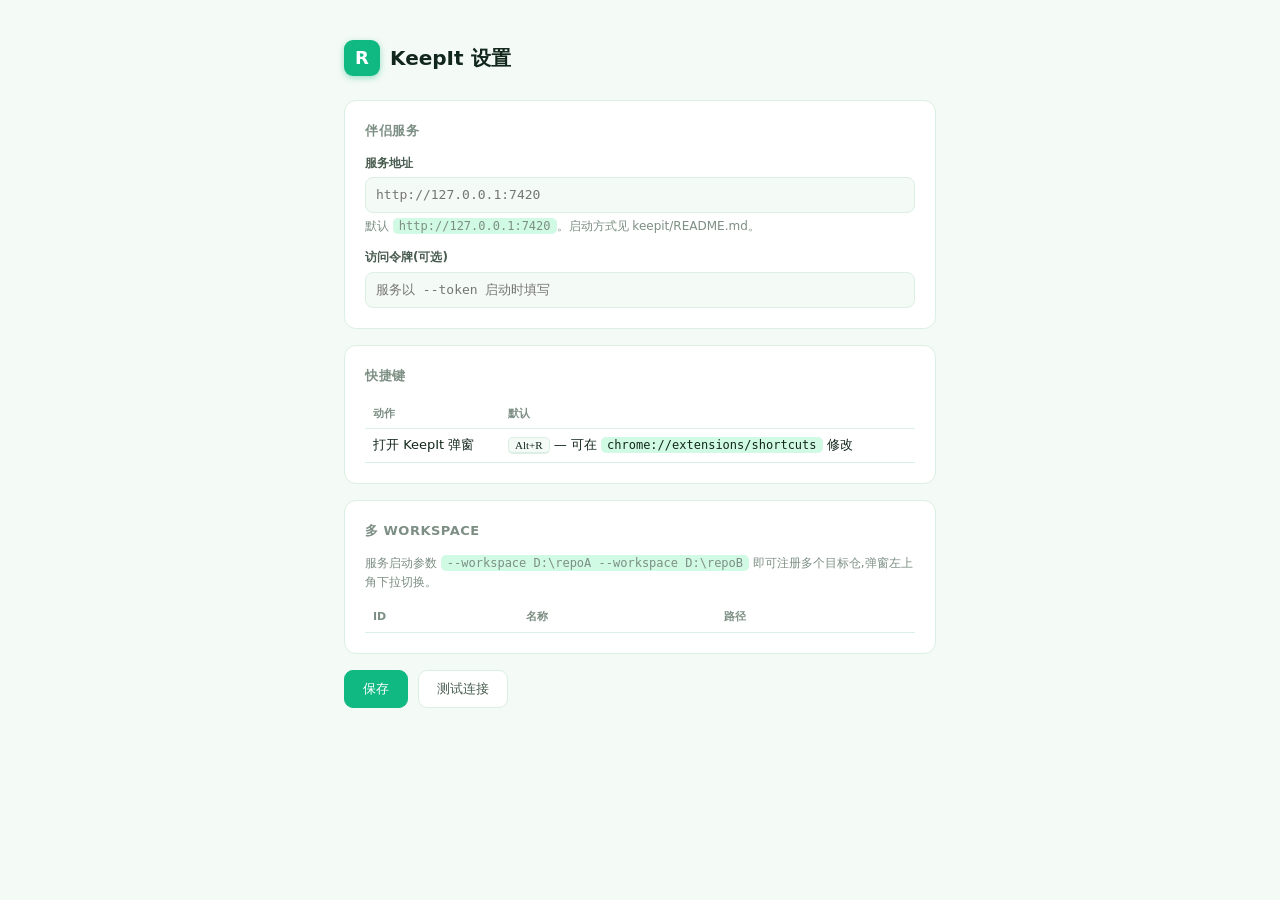
<file: extension/options.html>
<!DOCTYPE html>
<html lang="zh">
<head>
<meta charset="utf-8" />
<title>KeepIt 设置</title>
<style>
  :root {
    --bg: #f4faf6; --surface: #fff; --ink: #12271b; --ink-2: #4a5d51;
    --ink-3: #7d8f84; --accent: #10b981; --accent-ink: #065f46;
    --accent-soft: #d1fae5; --line: #dcefe4;
  }
  * { box-sizing: border-box; margin: 0; padding: 0; }
  body {
    font: 14px/1.6 'Segoe UI', system-ui, sans-serif;
    background: var(--bg); color: var(--ink);
    max-width: 640px; margin: 0 auto; padding: 40px 24px;
  }
  header { display: flex; align-items: center; gap: 10px; margin-bottom: 24px; }
  .logo {
    width: 36px; height: 36px; border-radius: 9px; background: var(--accent);
    display: grid; place-items: center; color: #fff; font-weight: 700; font-size: 18px;
    box-shadow: 0 2px 6px rgba(16,185,129,.4);
  }
  h1 { font-size: 20px; }
  .card {
    background: var(--surface); border: 1px solid var(--line);
    border-radius: 12px; padding: 20px; margin-bottom: 16px;
  }
  h2 { font-size: 13px; color: var(--ink-3); text-transform: uppercase; letter-spacing: .5px; margin-bottom: 12px; }
  label { display: block; font-size: 12px; font-weight: 600; color: var(--ink-2); margin: 12px 0 4px; }
  input {
    width: 100%; font: 13px/1.4 ui-monospace, Consolas, monospace;
    border: 1px solid var(--line); border-radius: 8px; padding: 8px 10px;
    background: var(--bg); color: var(--ink);
  }
  input:focus { outline: 2px solid var(--accent-soft); border-color: var(--accent); }
  .hint { font-size: 12px; color: var(--ink-3); margin-top: 4px; }
  .row { display: flex; gap: 10px; margin-top: 16px; }
  button {
    font: 600 13px inherit; border-radius: 9px; padding: 9px 18px; cursor: pointer;
    border: 1px solid var(--line); background: var(--surface); color: var(--ink-2);
  }
  button.primary { background: var(--accent); border-color: var(--accent); color: #fff; }
  button.primary:hover { filter: brightness(1.06); }
  #msg { font-size: 13px; margin-left: auto; align-self: center; }
  #msg.ok { color: var(--accent-ink); } #msg.err { color: #dc2626; }
  code { font: 12px ui-monospace, Consolas, monospace; background: var(--accent-soft); border-radius: 5px; padding: 1px 6px; }
  table { width: 100%; border-collapse: collapse; font-size: 13px; }
  th { text-align: left; color: var(--ink-3); font-size: 11px; text-transform: uppercase; padding: 6px 8px; border-bottom: 1px solid var(--line); }
  td { padding: 6px 8px; border-bottom: 1px solid var(--line); }
  td.mono { font: 12px ui-monospace, Consolas, monospace; }
  kbd {
    font: 11px ui-monospace; background: var(--bg); border: 1px solid var(--line);
    border-bottom-width: 2px; border-radius: 5px; padding: 1px 6px;
  }
</style>
</head>
<body>
<header>
  <div class="logo">R</div>
  <h1>KeepIt 设置</h1>
</header>

<div class="card">
  <h2>伴侣服务</h2>
  <label for="serverUrl">服务地址</label>
  <input id="serverUrl" placeholder="http://127.0.0.1:7420" />
  <div class="hint">默认 <code>http://127.0.0.1:7420</code>。启动方式见 keepit/README.md。</div>

  <label for="token">访问令牌(可选)</label>
  <input id="token" placeholder="服务以 --token 启动时填写" />
</div>

<div class="card">
  <h2>快捷键</h2>
  <table>
    <tr><th>动作</th><th>默认</th></tr>
    <tr><td>打开 KeepIt 弹窗</td><td><kbd>Alt+R</kbd> — 可在 <code>chrome://extensions/shortcuts</code> 修改</td></tr>
  </table>
</div>

<div class="card">
  <h2>多 workspace</h2>
  <div class="hint" style="margin:0 0 10px">服务启动参数 <code>--workspace D:\repoA --workspace D:\repoB</code> 即可注册多个目标仓,弹窗左上角下拉切换。</div>
  <table id="wsTable"><thead><tr><th>ID</th><th>名称</th><th>路径</th></tr></thead><tbody></tbody></table>
</div>

<div class="row">
  <button class="primary" id="save">保存</button>
  <button id="test">测试连接</button>
  <span id="msg"></span>
</div>

<script src="options.js"></script>
</body>
</html>
</file>
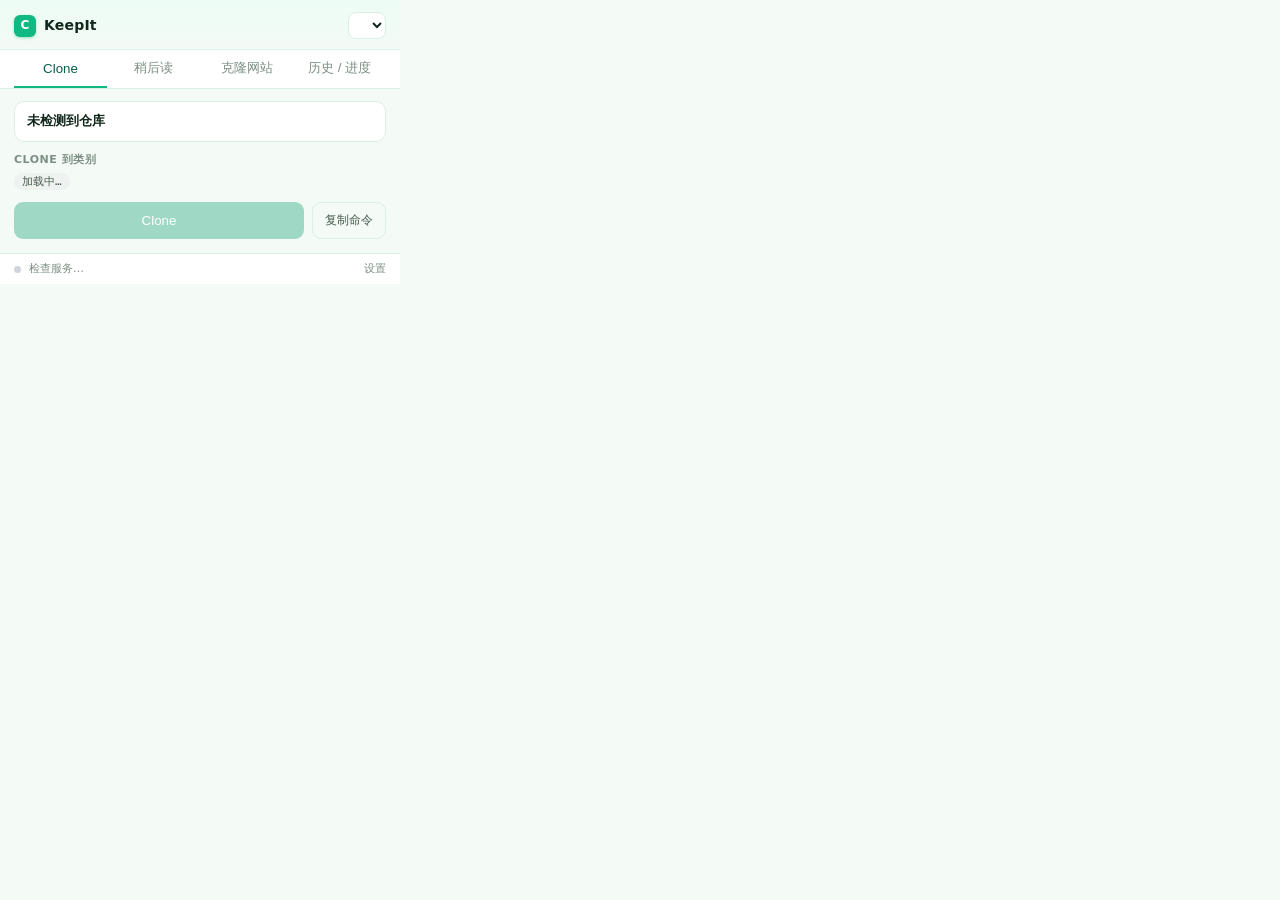
<file: extension/popup.html>
<!DOCTYPE html>
<html lang="zh">
<head>
<meta charset="utf-8" />
<link rel="stylesheet" href="popup.css" />
</head>
<body>
<header class="app">
  <div class="logo">C</div>
  <h1>KeepIt</h1>
  <div class="ws-picker"><select id="ws" title="目标仓库"></select></div>
</header>

<nav class="tabs">
  <button class="tab on" data-tab="clone">Clone</button>
  <button class="tab" data-tab="collect">稍后读</button>
  <button class="tab" data-tab="website">克隆网站</button>
  <button class="tab" data-tab="history">历史 / 进度</button>
</nav>

<main>
  <!-- ===== Clone tab ===== -->
  <section class="tab-panel" id="panel-clone">
    <div class="card" id="repoCard">
      <div class="repo-line">
        <span class="repo-name" id="repoName">未检测到仓库</span>
        <span class="pill gray" id="repoBranch" style="display:none"></span>
      </div>
      <div class="repo-desc" id="repoDesc" style="display:none"></div>
    </div>

    <label class="lbl">clone 到类别</label>
    <div class="cats" id="cats"><span class="pill gray">加载中…</span></div>

    <div id="subRow" style="display:none">
      <label class="lbl">子目录</label>
      <select id="sub" style="max-width:100%"><option>—</option></select>
    </div>

    <div class="actions">
      <button class="primary" id="go" disabled>Clone</button>
      <button class="ghost" id="copy" title="复制 git clone 命令(服务离线时可用)">复制命令</button>
    </div>
    <div class="status" id="status"></div>
  </section>

  <!-- ===== 稍后读 tab (collected.json · category=collection) ===== -->
  <section class="tab-panel" id="panel-collect" style="display:none">
    <div class="card">
      <div class="repo-line">
        <span class="repo-name" id="pageTitle">当前页面</span>
        <span class="pill">collection</span>
      </div>
      <div class="repo-desc" id="pageUrl" style="display:none"></div>
    </div>
    <label class="lbl">标题 (可选，默认用网页标题)</label>
    <input id="colTitle" type="text" placeholder="为这篇文章起个名字" />
    <label class="lbl">备注 (可选)</label>
    <input id="colNote" type="text" placeholder="一句话备注" />
    <div class="actions">
      <button class="primary" id="colGo">稍后读</button>
      <button class="ghost" id="colReload">刷新列表</button>
    </div>
    <div class="status" id="colStatus"></div>

    <div class="conc-bar" style="margin:12px 0 6px">
      <span class="lbl" style="margin:0">本地记录 (collected.json)</span>
      <div class="cats" id="colFilter" style="margin-left:auto;gap:4px">
        <button class="cat-chip on" data-cat="all" style="padding:2px 7px;font-size:11px">全部</button>
        <button class="cat-chip" data-cat="collection" style="padding:2px 7px;font-size:11px">collection</button>
        <button class="cat-chip" data-cat="clone" style="padding:2px 7px;font-size:11px">clone</button>
      </div>
    </div>
    <div id="colList"><span class="pill gray">加载中…</span></div>
  </section>

  <!-- ===== 克隆网站 tab (自动识别当前网址, 存入 collected.json · category=clone) ===== -->
  <section class="tab-panel" id="panel-website" style="display:none">
    <div class="card">
      <div class="repo-line">
        <span class="repo-name" id="sitePageTitle">当前页面</span>
        <span class="pill gray">clone</span>
      </div>
      <div class="repo-desc" id="sitePageUrl" style="display:none"></div>
    </div>
    <label class="lbl">站点地址 (自动识别当前页，可修改)</label>
    <input id="siteUrl" type="text" placeholder="https://example.com" />
    <label class="lbl">目录名 (可选)</label>
    <input id="siteName" type="text" placeholder="默认按网址自动生成" />
    <label class="lbl">备注 (可选)</label>
    <input id="siteNote" type="text" placeholder="一句话备注" />
    <div class="actions">
      <button class="primary" id="siteGo">克隆网站</button>
      <button class="ghost" id="siteReload">刷新列表</button>
    </div>
    <div class="status" id="siteStatus"></div>
    <label class="lbl">待克隆网站 (collected.json · clone)</label>
    <div id="siteList"><span class="pill gray">加载中…</span></div>
  </section>

  <!-- ===== History / Progress tab ===== -->
  <section class="tab-panel" id="panel-history" style="display:none">
    <div class="conc-bar">
      <span class="pill" id="concInfo">并发 —</span>
      <a href="#" id="refreshJobs">刷新</a>
    </div>
    <div id="jobsList"><span class="pill gray">加载中…</span></div>
  </section>
</main>

<footer>
  <span class="dot" id="dot"></span><span id="srv">检查服务…</span>
  <a href="options.html" target="_blank">设置</a>
</footer>

<script src="popup.js"></script>
</body>
</html>
</file>
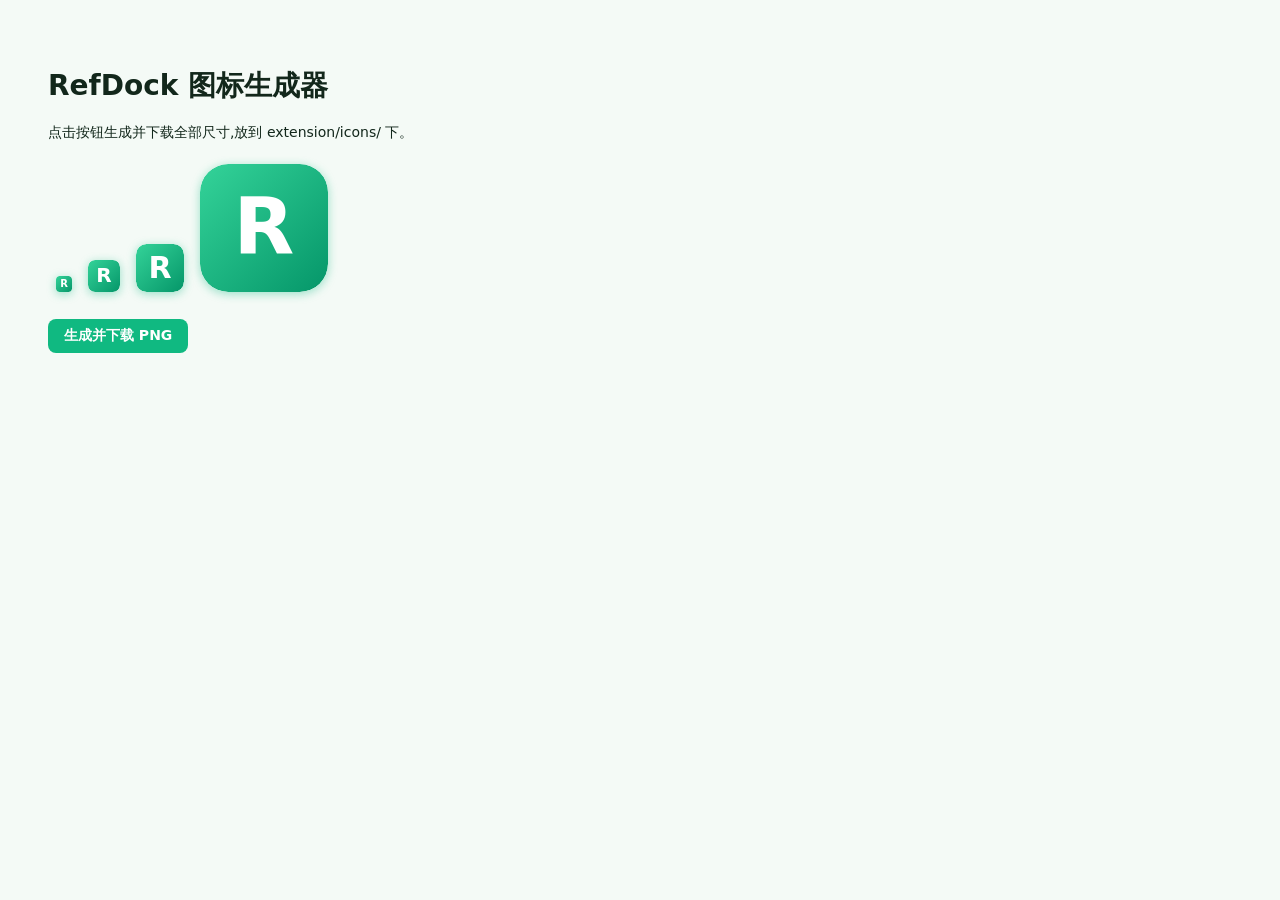
<file: tools/make-icons.html>
<!DOCTYPE html>
<html lang="zh">
<head>
<meta charset="utf-8" />
<title>RefDock 图标生成</title>
<style>
  body { font: 14px system-ui; background: #f4faf6; color: #12271b; padding: 40px; }
  canvas { border-radius: 22%; box-shadow: 0 2px 10px rgba(16,185,129,.4); margin: 8px; }
  button { font: 600 14px system-ui; padding: 8px 16px; border: none; border-radius: 8px;
           background: #10b981; color: #fff; cursor: pointer; margin-top: 16px; }
</style>
</head>
<body>
<h1>RefDock 图标生成器</h1>
<p>点击按钮生成并下载全部尺寸,放到 extension/icons/ 下。</p>
<div id="out"></div>
<button id="go">生成并下载 PNG</button>

<script>
const SIZES = [16, 32, 48, 128];
function draw(size) {
  const c = document.createElement('canvas');
  c.width = c.height = size;
  const x = c.getContext('2d');
  const r = size * 0.22;
  // rounded-rect background
  x.beginPath();
  x.moveTo(r, 0);
  x.arcTo(size, 0, size, size, r);
  x.arcTo(size, size, 0, size, r);
  x.arcTo(0, size, 0, 0, r);
  x.arcTo(0, 0, size, 0, r);
  x.closePath();
  const g = x.createLinearGradient(0, 0, size, size);
  g.addColorStop(0, '#34d399');
  g.addColorStop(1, '#059669');
  x.fillStyle = g;
  x.fill();
  // letter R
  x.fillStyle = '#ffffff';
  x.font = `700 ${Math.round(size * 0.62)}px 'Segoe UI', system-ui, sans-serif`;
  x.textAlign = 'center';
  x.textBaseline = 'middle';
  x.fillText('R', size / 2, size / 2 + size * 0.04);
  return c;
}
const out = document.getElementById('out');
for (const s of SIZES) out.appendChild(draw(s));
document.getElementById('go').onclick = () => {
  for (const s of SIZES) {
    const a = document.createElement('a');
    a.download = s + '.png';
    a.href = draw(s).toDataURL('image/png');
    a.click();
  }
};
</script>
</body>
</html>
</file>
<file: extension/popup.css>
:root {
  --bg: #f4faf6;
  --surface: #ffffff;
  --ink: #12271b;
  --ink-2: #4a5d51;
  --ink-3: #7d8f84;
  --accent: #10b981;
  --accent-ink: #065f46;
  --accent-soft: #d1fae5;
  --line: #dcefe4;
  --danger: #dc2626;
  --radius: 10px;
  --mono: ui-monospace, 'Cascadia Code', Consolas, 'JetBrains Mono', monospace;
}
* { box-sizing: border-box; margin: 0; padding: 0; }
html, body { width: 400px; max-height: 600px; }
body {
  font: 13px/1.45 'Segoe UI', system-ui, -apple-system, sans-serif;
  background: var(--bg);
  color: var(--ink);
}
header.app {
  display: flex; align-items: center; gap: 8px;
  padding: 12px 14px 10px;
  border-bottom: 1px solid var(--line);
  background: linear-gradient(180deg, #ecfdf5, var(--bg));
}
header.app .logo {
  width: 22px; height: 22px; border-radius: 6px;
  background: var(--accent);
  display: grid; place-items: center;
  color: #fff; font-weight: 700; font-size: 12px;
  box-shadow: 0 1px 3px rgba(16,185,129,.4);
}
header.app h1 { font-size: 14px; font-weight: 600; letter-spacing: .2px; }
header.app .ws-picker { margin-left: auto; }
select {
  font: inherit; color: var(--ink);
  border: 1px solid var(--line); border-radius: 8px;
  padding: 4px 8px; background: var(--surface);
  cursor: pointer; max-width: 130px;
}

/* ---------- tabs ---------- */
nav.tabs {
  display: flex; gap: 0; padding: 0 14px;
  border-bottom: 1px solid var(--line);
  background: var(--surface);
}
nav.tabs .tab {
  flex: 1; font: 600 12px inherit; color: var(--ink-3);
  background: transparent; border: none;
  border-bottom: 2px solid transparent;
  padding: 9px 0; cursor: pointer;
  transition: color .12s ease, border-color .12s ease;
}
nav.tabs .tab:hover { color: var(--accent-ink); }
nav.tabs .tab.on { color: var(--accent-ink); border-bottom-color: var(--accent); }

main { padding: 12px 14px 14px; overflow-y: auto; max-height: 490px; }

.card {
  background: var(--surface);
  border: 1px solid var(--line);
  border-radius: var(--radius);
  padding: 10px 12px;
  margin-bottom: 10px;
}
.card .repo-line {
  display: flex; align-items: center; gap: 8px;
}
.card .repo-name { font-weight: 600; font-size: 13px; word-break: break-all; }
.card .repo-desc {
  color: var(--ink-2); font-size: 12px; margin-top: 3px;
  display: -webkit-box; -webkit-line-clamp: 2; -webkit-box-orient: vertical; overflow: hidden;
}
.pill {
  display: inline-flex; align-items: center;
  font: 11px var(--mono);
  background: var(--accent-soft); color: var(--accent-ink);
  border-radius: 999px; padding: 1px 8px;
}
.pill.gray { background: #eef2f0; color: var(--ink-2); }
.pill.err { background: #fee2e2; color: #991b1b; }

label.lbl {
  display: block; font-size: 11px; font-weight: 600;
  color: var(--ink-3); text-transform: uppercase; letter-spacing: .5px;
  margin: 10px 0 5px;
}
.cats { display: flex; flex-wrap: wrap; gap: 6px; }
.cat-chip {
  font: 12px var(--mono);
  border: 1px solid var(--line); border-radius: 8px;
  background: var(--surface); color: var(--ink-2);
  padding: 4px 9px; cursor: pointer;
  transition: all .12s ease;
}
.cat-chip:hover { border-color: var(--accent); color: var(--accent-ink); }
.cat-chip.on {
  background: var(--accent); border-color: var(--accent); color: #fff;
  box-shadow: 0 1px 4px rgba(16,185,129,.35);
}

/* 收藏 / 克隆网站 面板内的输入框: 全宽, 与整体风格一致 */
.tab-panel input[type="text"] {
  width: 100%;
  font: 13px/1.4 var(--mono);
  border: 1px solid var(--line);
  border-radius: 8px;
  padding: 8px 10px;
  background: var(--surface);
  color: var(--ink);
  transition: border-color .12s ease;
}
.tab-panel input[type="text"]:focus {
  outline: none;
  border-color: var(--accent);
  box-shadow: 0 0 0 3px var(--accent-soft);
}
.tab-panel input[type="text"]::placeholder { color: var(--ink-3); }

.actions { display: flex; gap: 8px; margin-top: 12px; }
button.primary {
  flex: 1; font: 600 13px inherit; color: #fff;
  background: var(--accent); border: none; border-radius: 9px;
  padding: 9px 0; cursor: pointer;
  transition: filter .12s ease, transform .05s ease;
}
button.primary:hover { filter: brightness(1.06); }
button.primary:active { transform: translateY(1px); }
button.primary:disabled { background: #9fd8c4; cursor: default; }
button.ghost {
  font: inherit; font-size: 12px; color: var(--ink-2);
  background: transparent; border: 1px solid var(--line);
  border-radius: 9px; padding: 9px 12px; cursor: pointer;
}
button.ghost:hover { border-color: var(--accent); color: var(--accent-ink); }

.status {
  margin-top: 10px; font-size: 12px; border-radius: 8px;
  padding: 8px 10px; display: none;
}
.status.show { display: block; }
.status.ok { background: var(--accent-soft); color: var(--accent-ink); }
.status.err { background: #fee2e2; color: #991b1b; }
.status.busy { background: #eef2f0; color: var(--ink-2); }

.spin {
  display: inline-block; width: 12px; height: 12px;
  border: 2px solid var(--accent-soft); border-top-color: var(--accent);
  border-radius: 50%; animation: spin .7s linear infinite;
  vertical-align: -2px; margin-right: 6px;
}
@keyframes spin { to { transform: rotate(360deg); } }

/* ---------- history / progress tab ---------- */
.conc-bar {
  display: flex; align-items: center; gap: 8px;
  margin-bottom: 10px;
}
.conc-bar a {
  margin-left: auto; font-size: 11px; color: var(--ink-3);
  text-decoration: none;
}
.conc-bar a:hover { color: var(--accent-ink); }

.job {
  background: var(--surface);
  border: 1px solid var(--line); border-radius: var(--radius);
  padding: 8px 10px; margin-bottom: 8px;
}
.job .jhead {
  display: flex; align-items: center; gap: 6px;
  margin-bottom: 4px;
}
.job .ji { font-size: 13px; }
.job .jname { font-weight: 600; font-size: 12px; word-break: break-all; }
.job .jstatus { margin-left: auto; font: 10px var(--mono); color: var(--ink-3); }
.job .jmeta {
  color: var(--ink-2); font-size: 10.5px; margin-bottom: 4px;
  display: flex; gap: 8px; flex-wrap: wrap;
}
.job .jmeta .pill.gray { font-size: 10px; }

/* progress bar */
.job .jprogress {
  height: 6px; background: #eef2f0; border-radius: 999px;
  overflow: hidden; margin: 4px 0;
}
.job .jprogress .bar {
  height: 100%; background: var(--accent); border-radius: 999px;
  width: 0%; transition: width .4s ease;
}
.job.running .jprogress .bar { background: var(--accent); }
.job.retrying .jprogress .bar { background: #f59e0b; }
.job.failed .jprogress .bar { background: var(--danger); }
.job.done .jprogress .bar { background: var(--accent); }
.job .jpct { font: 10px var(--mono); color: var(--ink-3); margin-left: 4px; }

.job .jcmd {
  color: var(--ink-3); font-size: 10.5px; margin-top: 2px;
  white-space: nowrap; overflow: hidden; text-overflow: ellipsis;
}
.job .jerr { color: var(--danger); font-size: 10.5px; margin-top: 2px; word-break: break-all; }
.job.failed .jcmd { text-decoration: line-through; }
.job .retry {
  font: 11px inherit; color: var(--accent-ink);
  background: var(--accent-soft); border: none; border-radius: 7px;
  padding: 4px 9px; cursor: pointer; white-space: nowrap;
}
.job .retry:hover { filter: brightness(.95); }

footer {
  padding: 7px 14px; border-top: 1px solid var(--line);
  display: flex; align-items: center; gap: 8px;
  font-size: 11px; color: var(--ink-3);
  background: var(--surface);
}
.dot { width: 7px; height: 7px; border-radius: 50%; background: #d1d5db; }
.dot.on { background: var(--accent); box-shadow: 0 0 4px var(--accent); }
footer a { color: var(--ink-3); margin-left: auto; text-decoration: none; }
footer a:hover { color: var(--accent-ink); }
</file>
